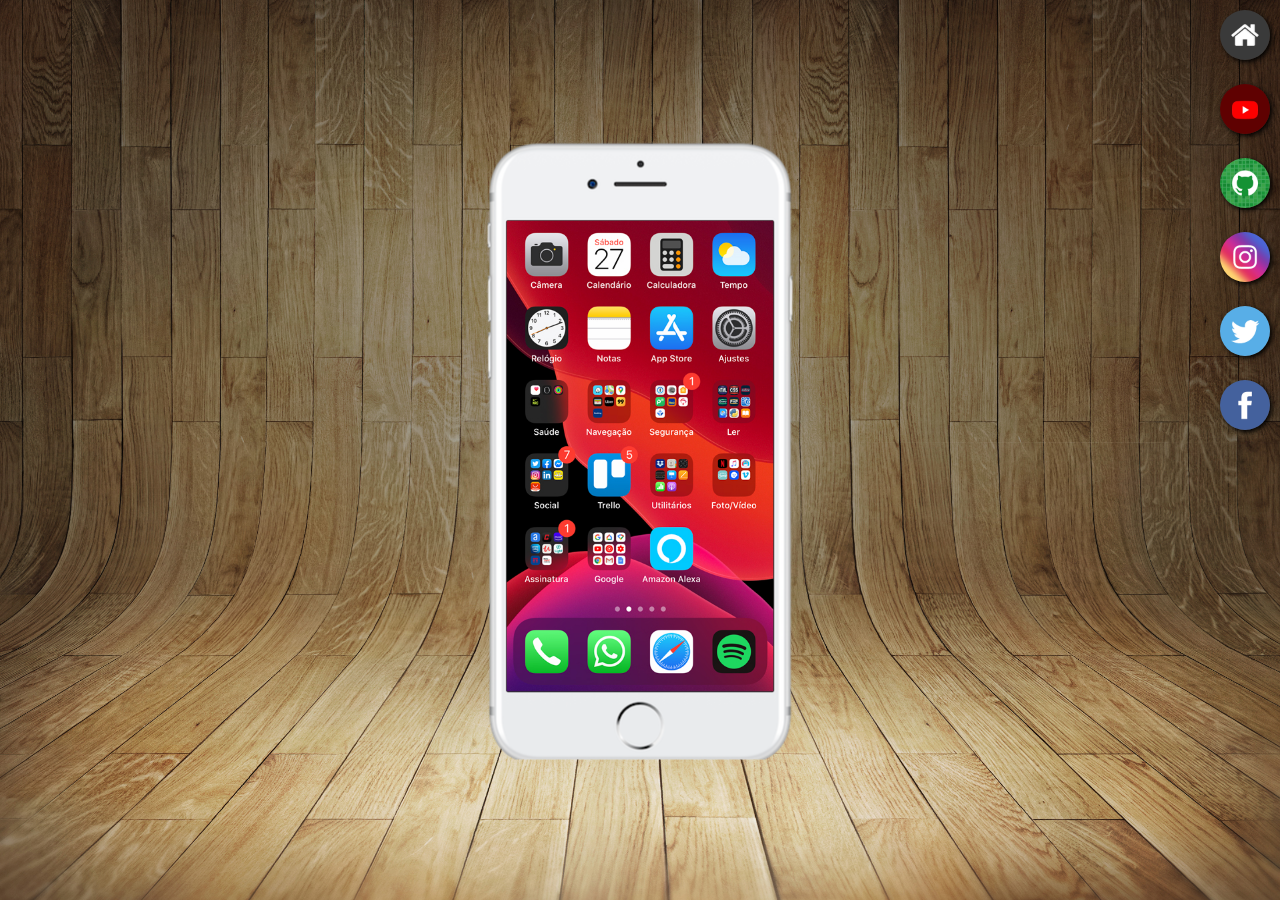
<file: index.html>
<!DOCTYPE html>
<html lang="pt-br">
<head>
    <meta charset="UTF-8">
    <meta name="viewport" content="width=device-width, initial-scale=1.0">
    <title>Projeto Redes Sociais</title>
    <link rel="stylesheet" href="estilos/style.css">
    <link rel="shortcut icon" href="favicon.ico" type="image/x-icon">
</head>
<body>
    <main>
        <section id="telefone">
            <iframe src="home.html" name="tela" id="tela" frameborder="0">Seu navegador não é compatível com isso...</iframe>

        </section>
        <section id="redes-sociais">
            <a href="home.html" target="tela"><img src="imagens/logo-home.jpg" alt=""></a><br>
            <a href="youtube.html" target="tela"><img src="imagens/logo-youtube.jpg" alt=""></a><br>
            <a href="github.html" target="tela"><img src="imagens/logo-github.jpg" alt=""></a><br>
            <a href="instagram.html" target="tela"><img src="imagens/logo-instagram.jpg" alt=""></a><br>
            <a href="twitter.html" target="tela"><img src="imagens/logo-twitter.jpg" alt=""></a><br>
            <a href="facebook.html" target="tela"><img src="imagens/logo-facebook.jpg" alt=""></a>
        </section>
    </main>
</body>
</html>
</file>
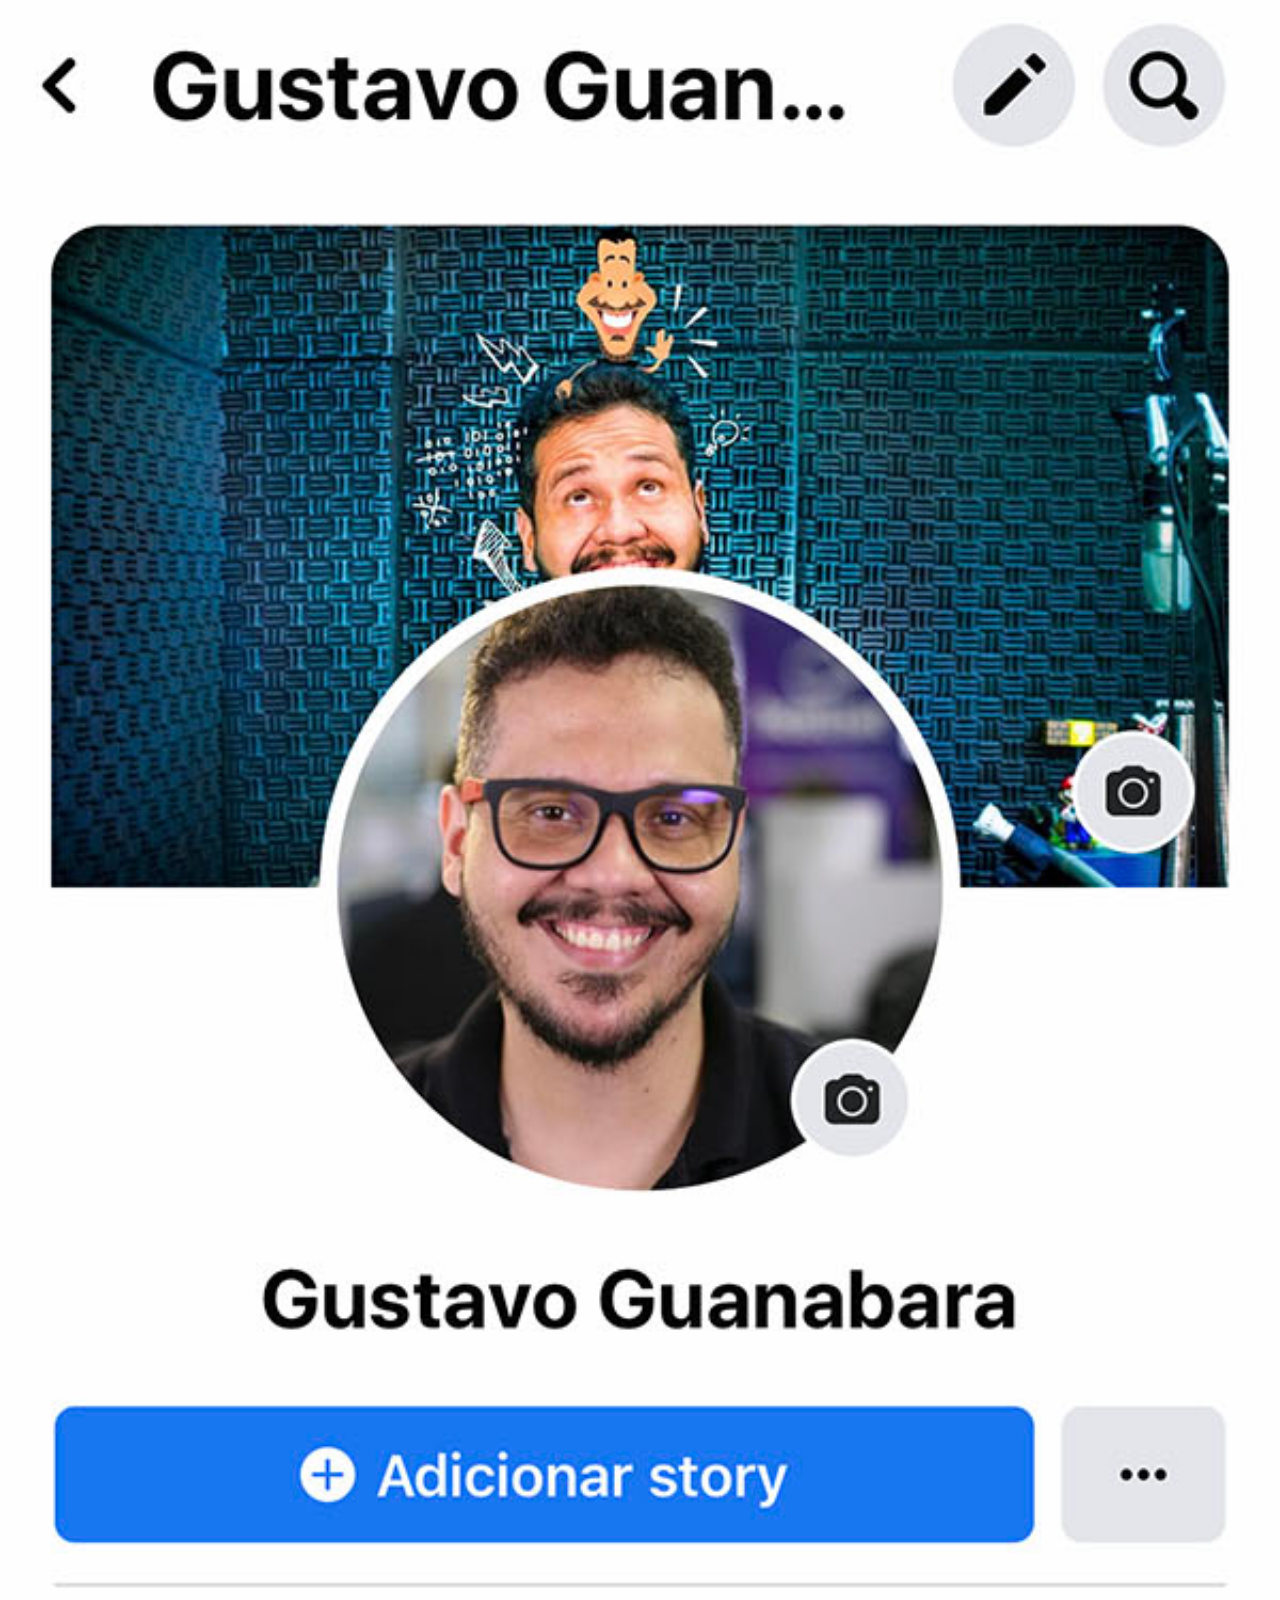
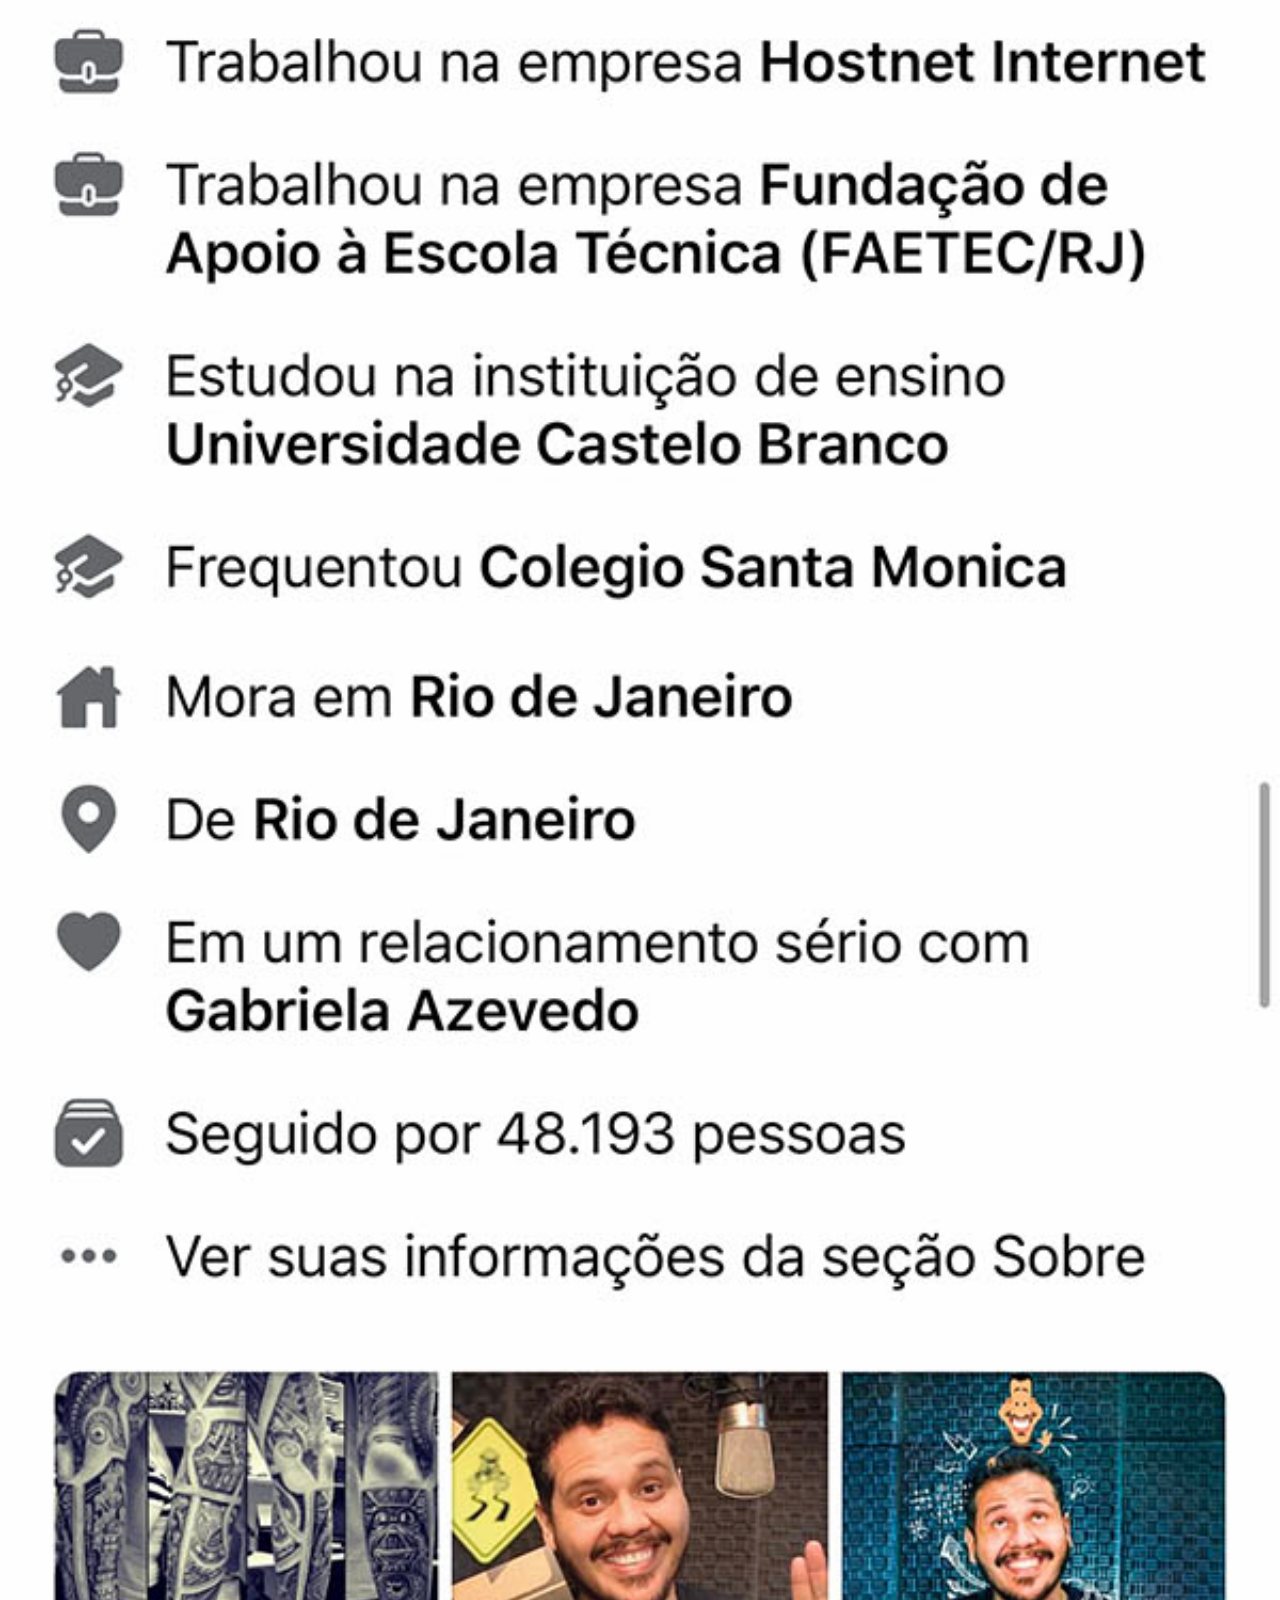
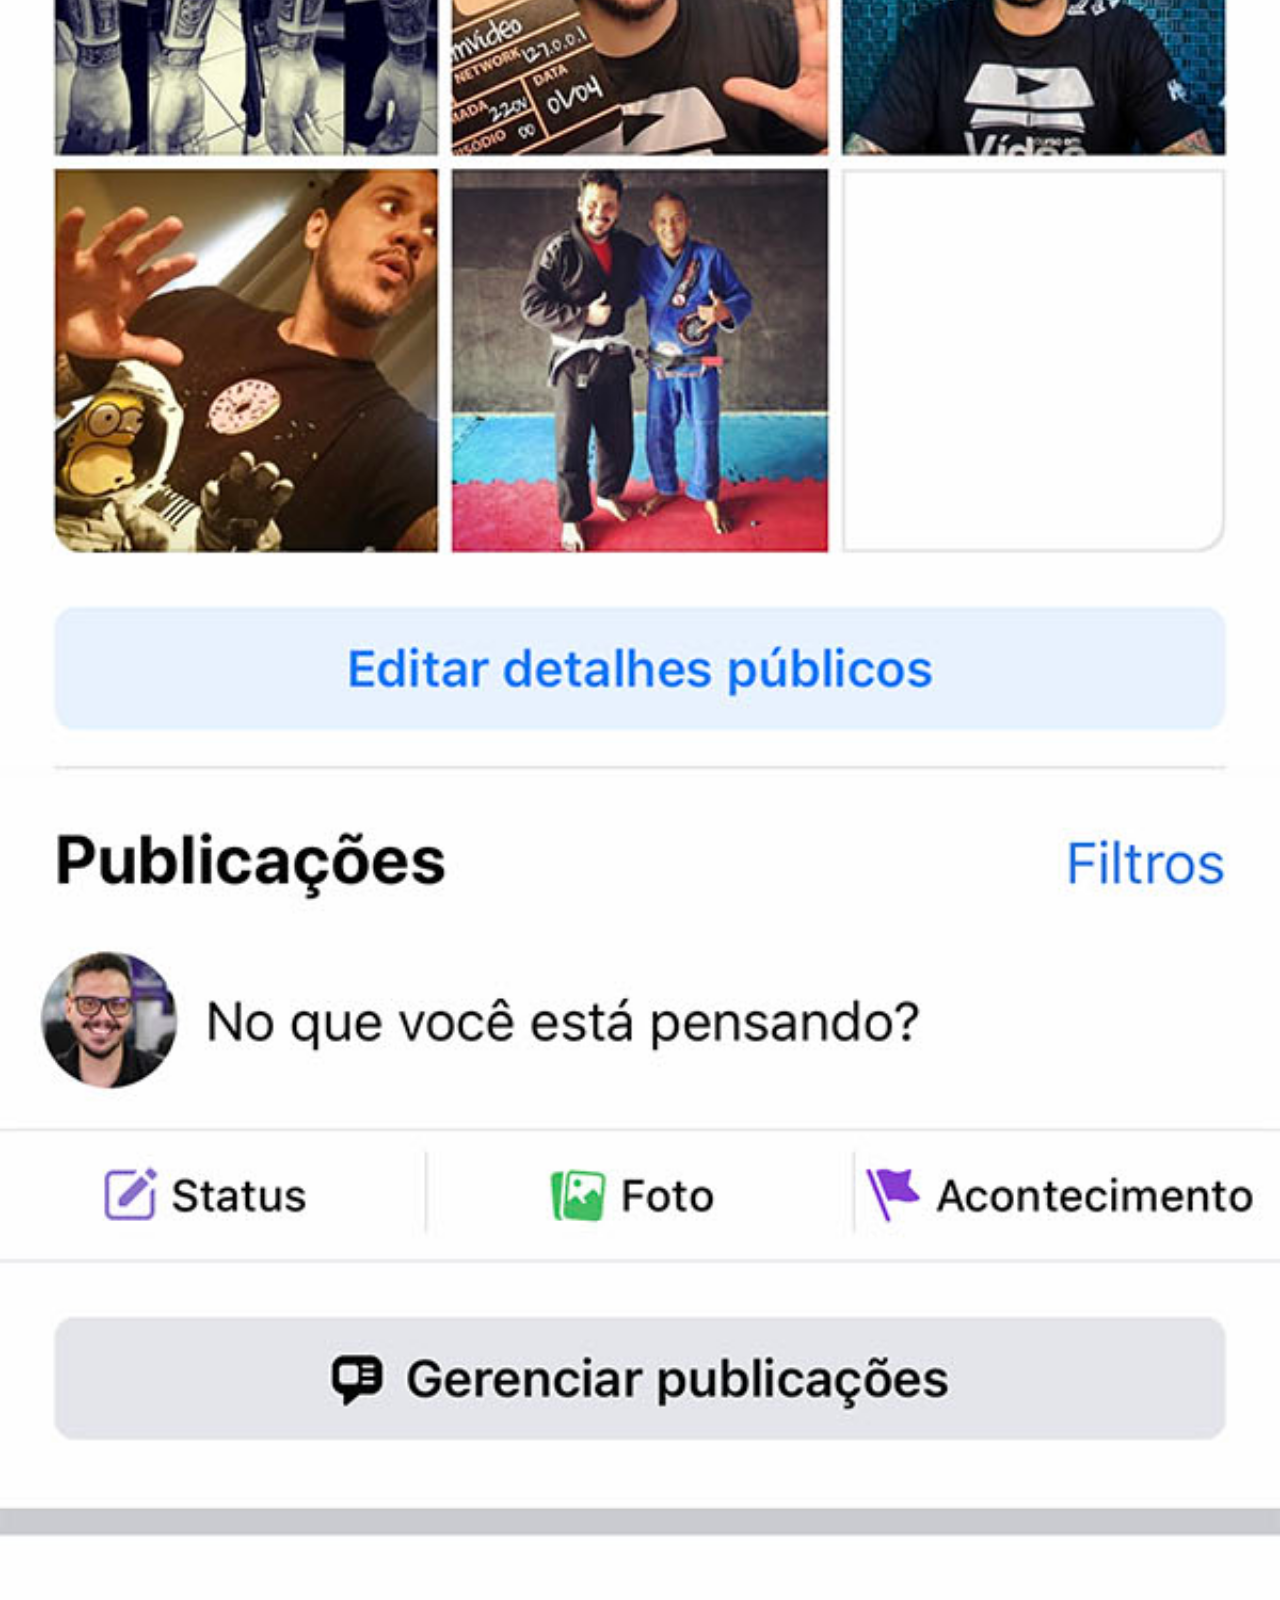
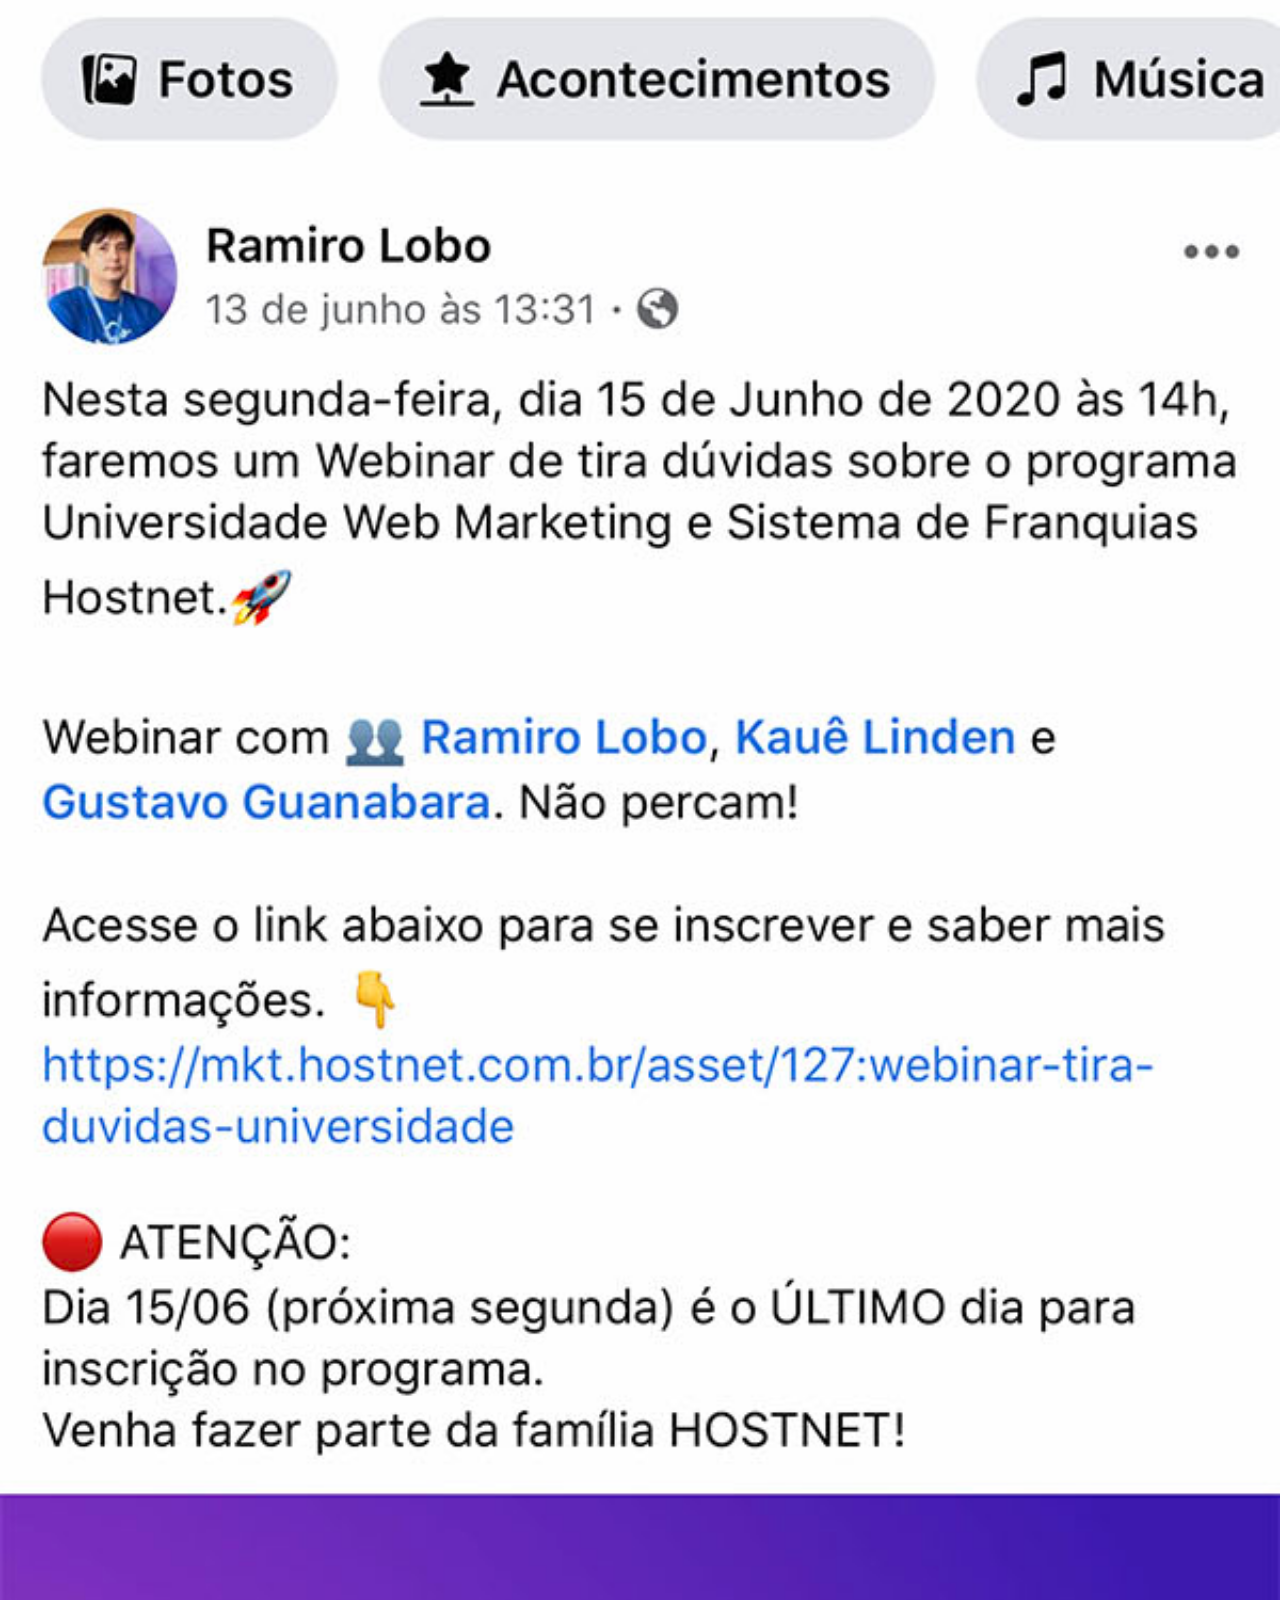
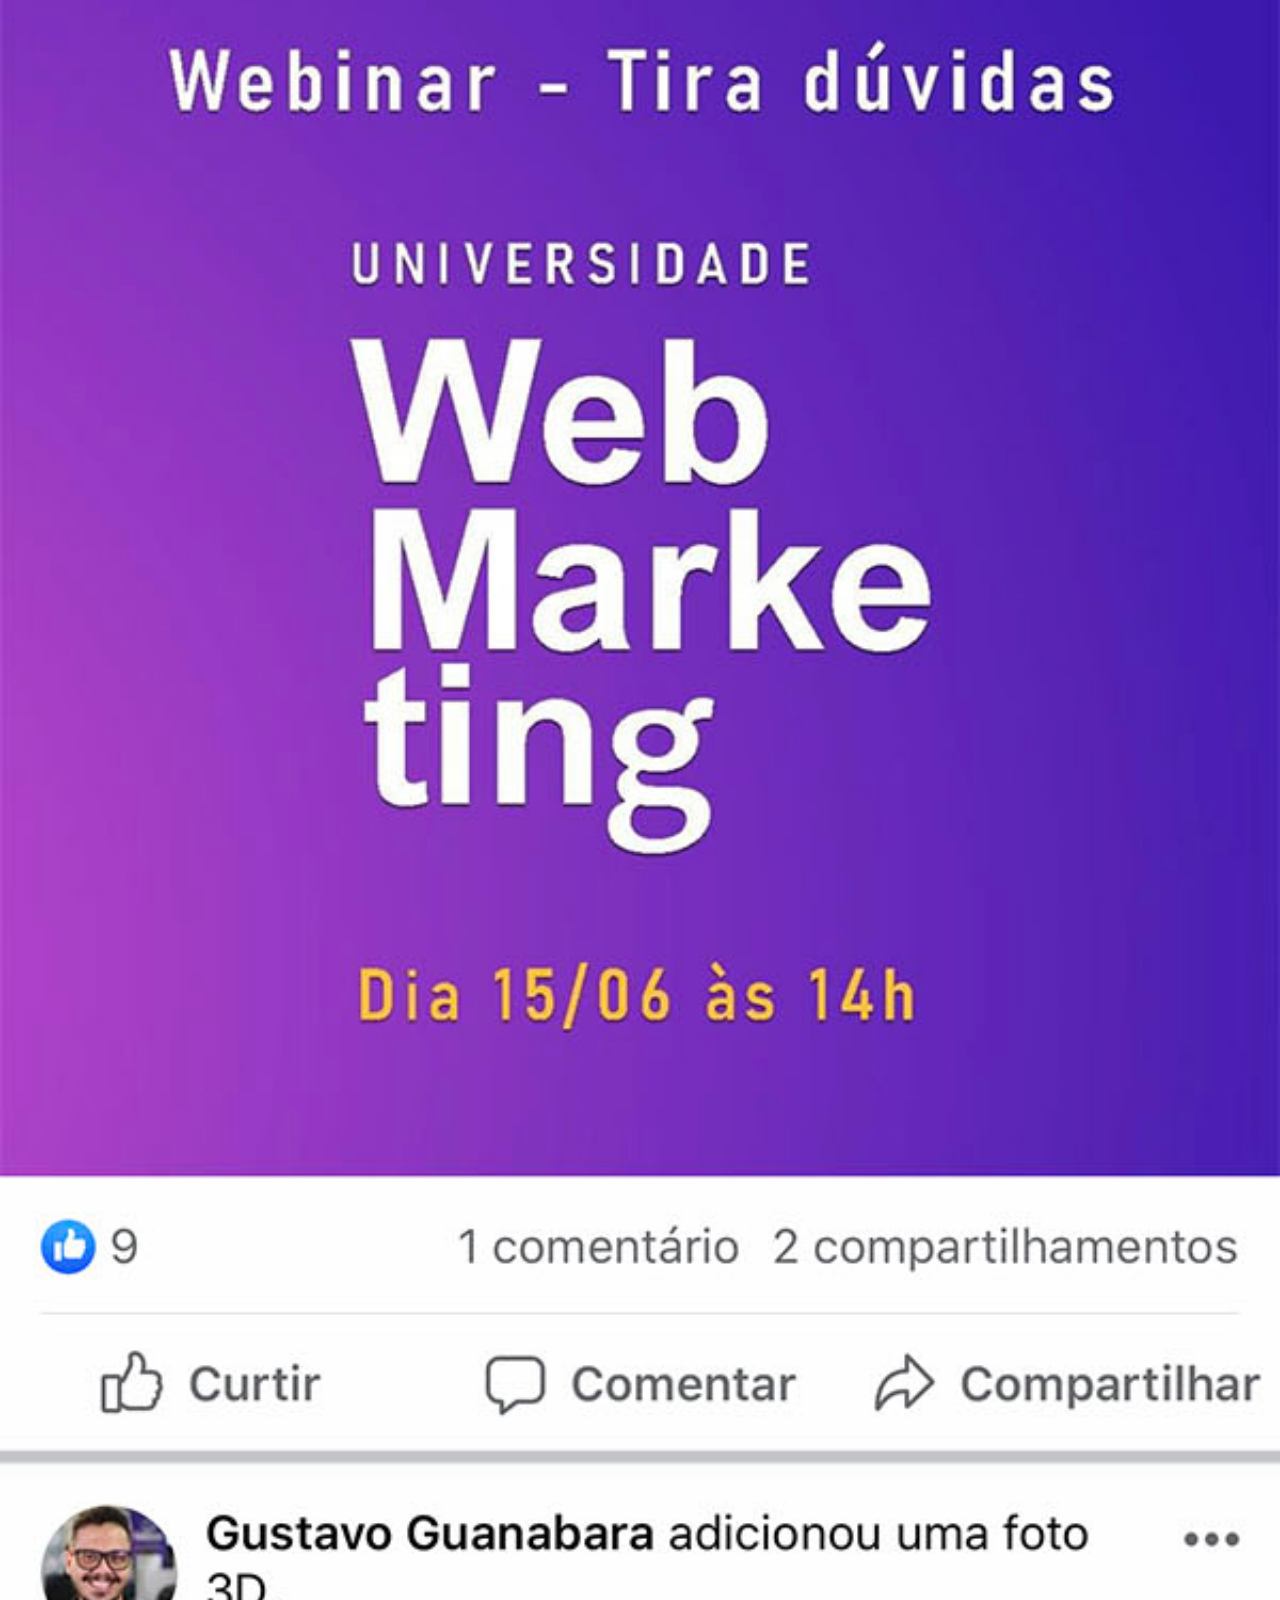
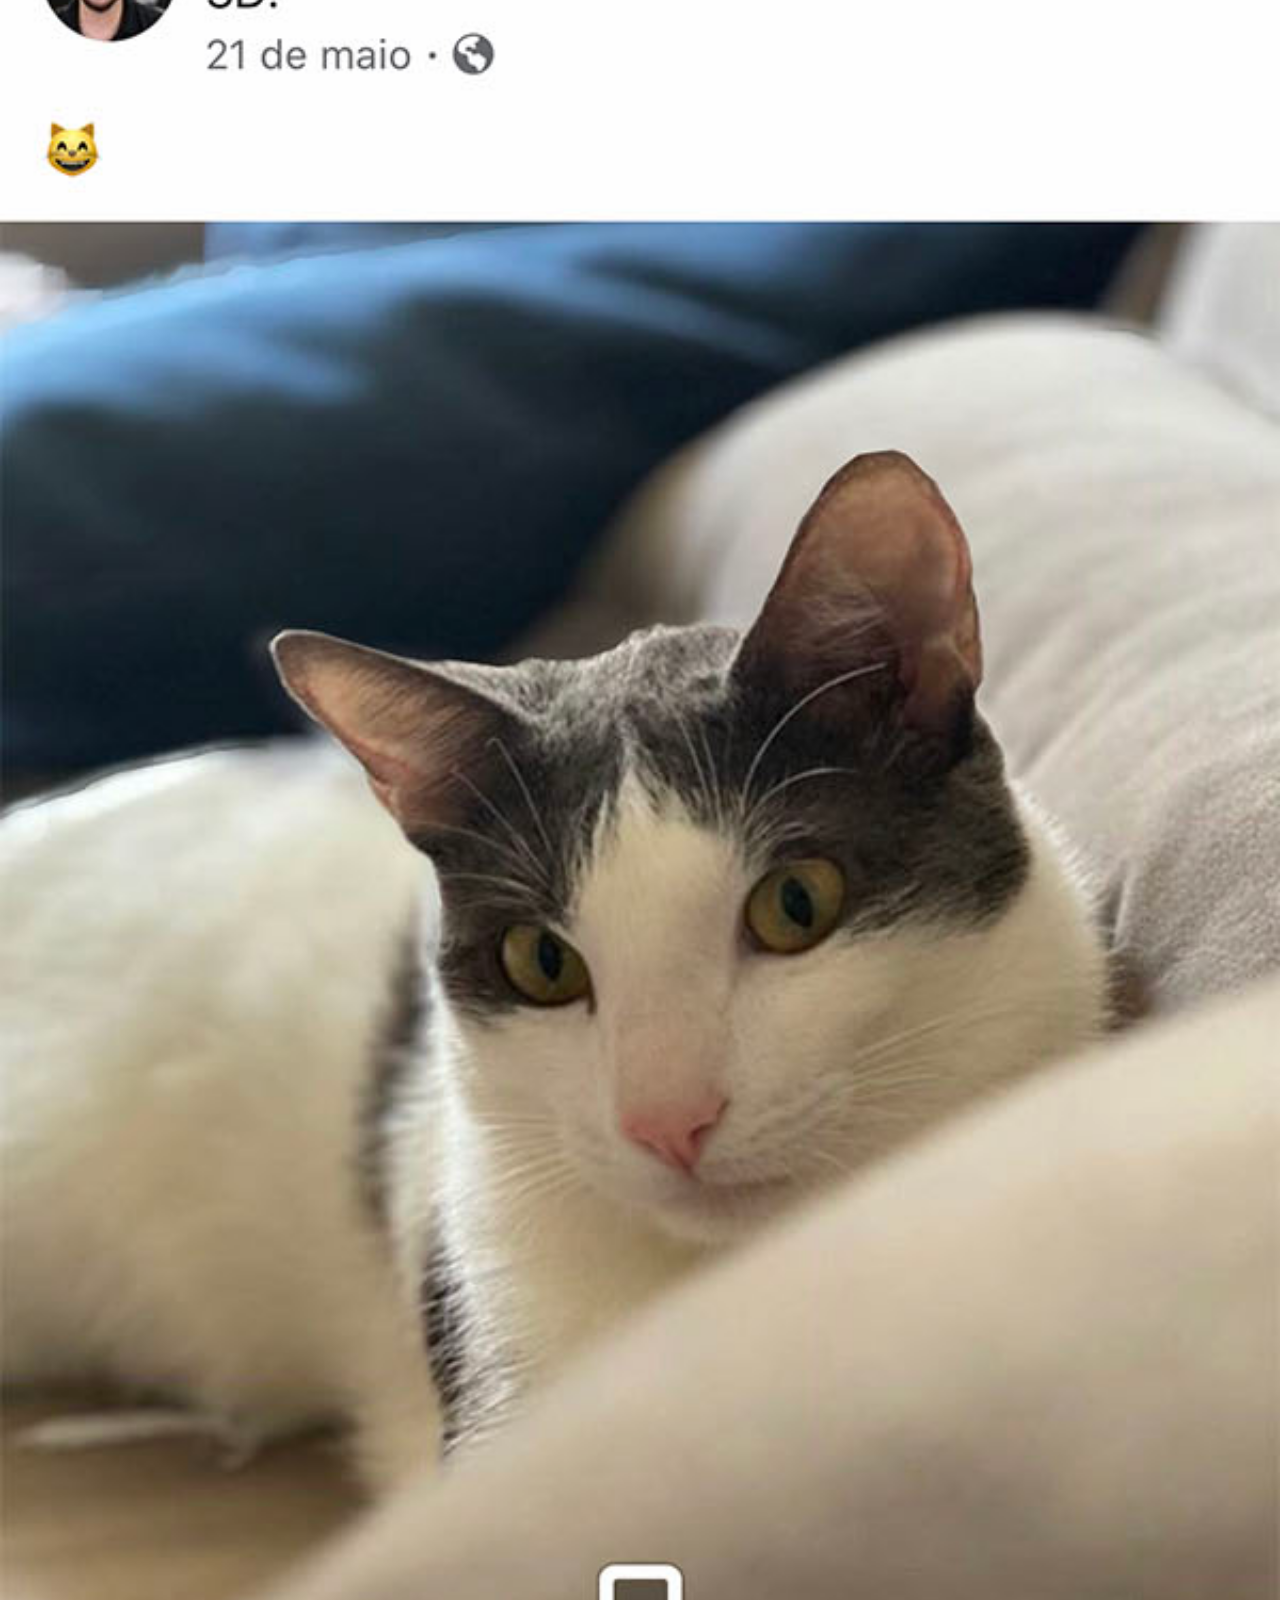
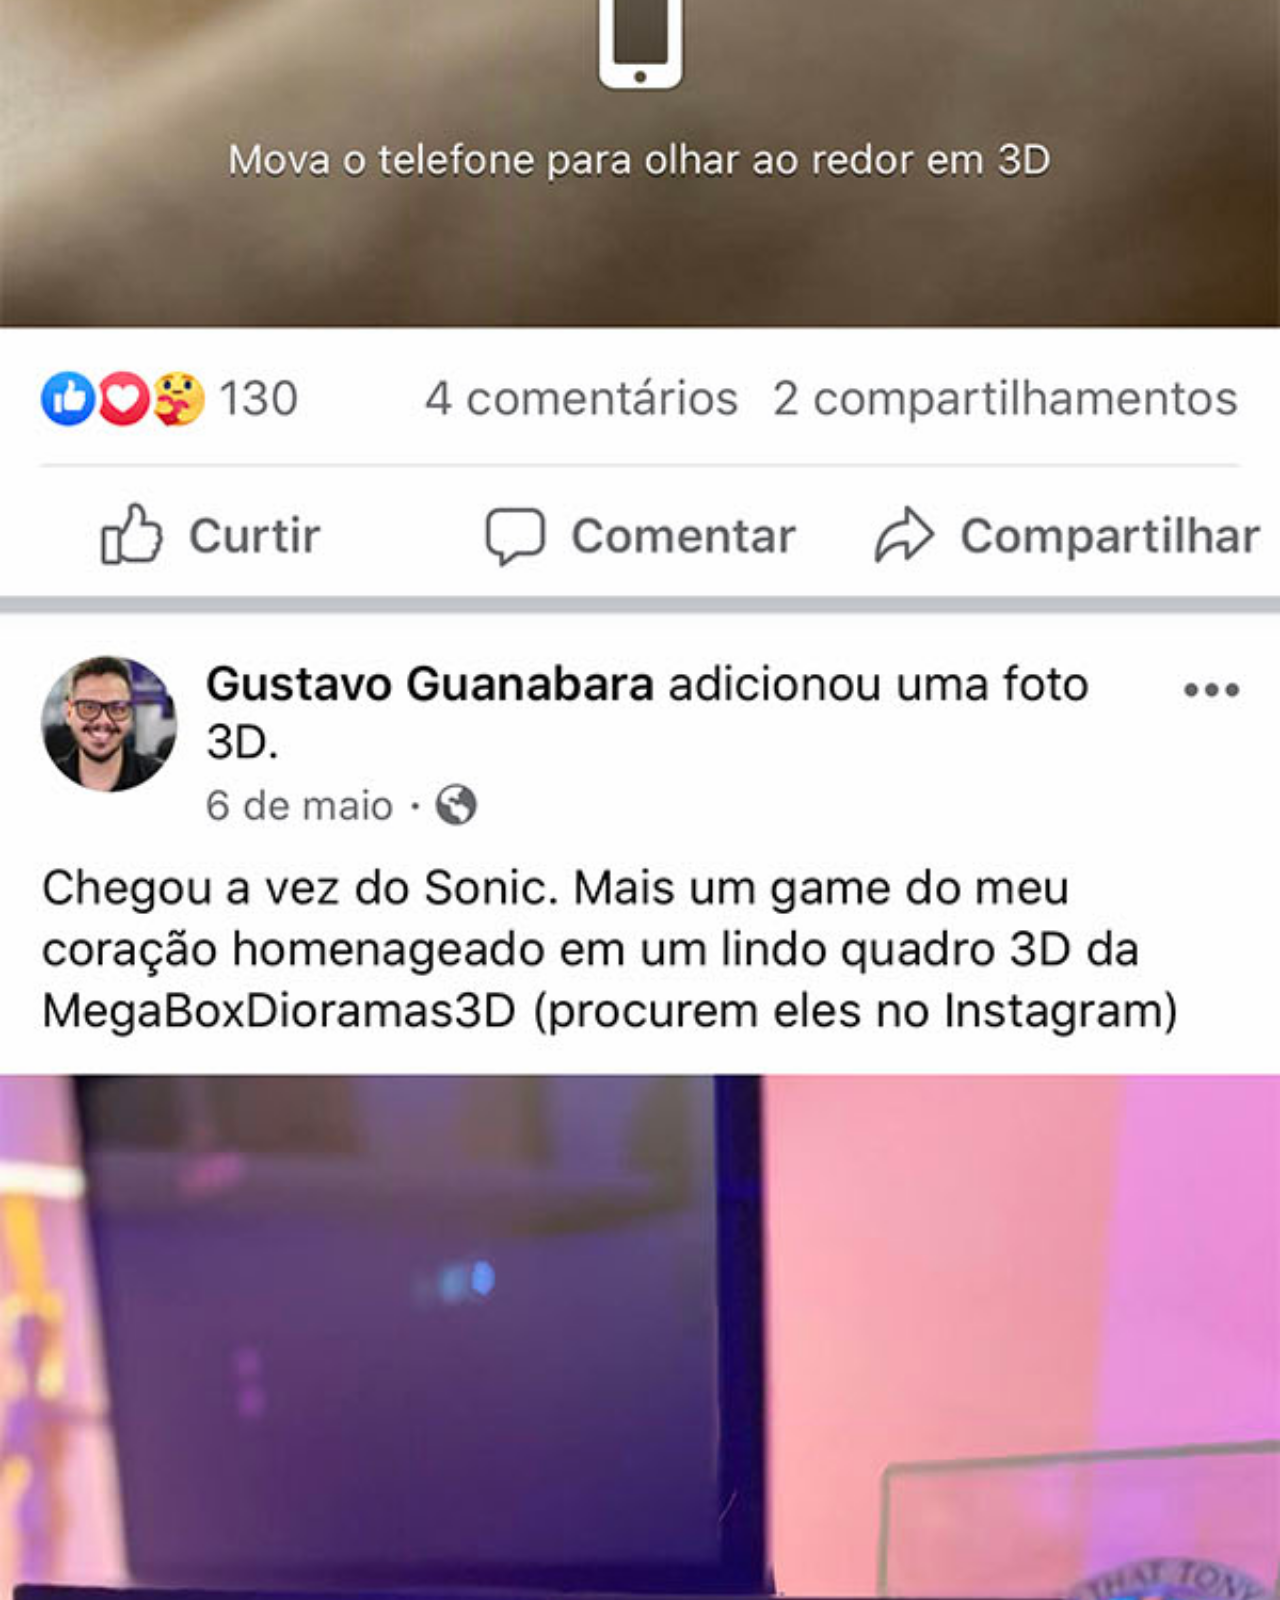
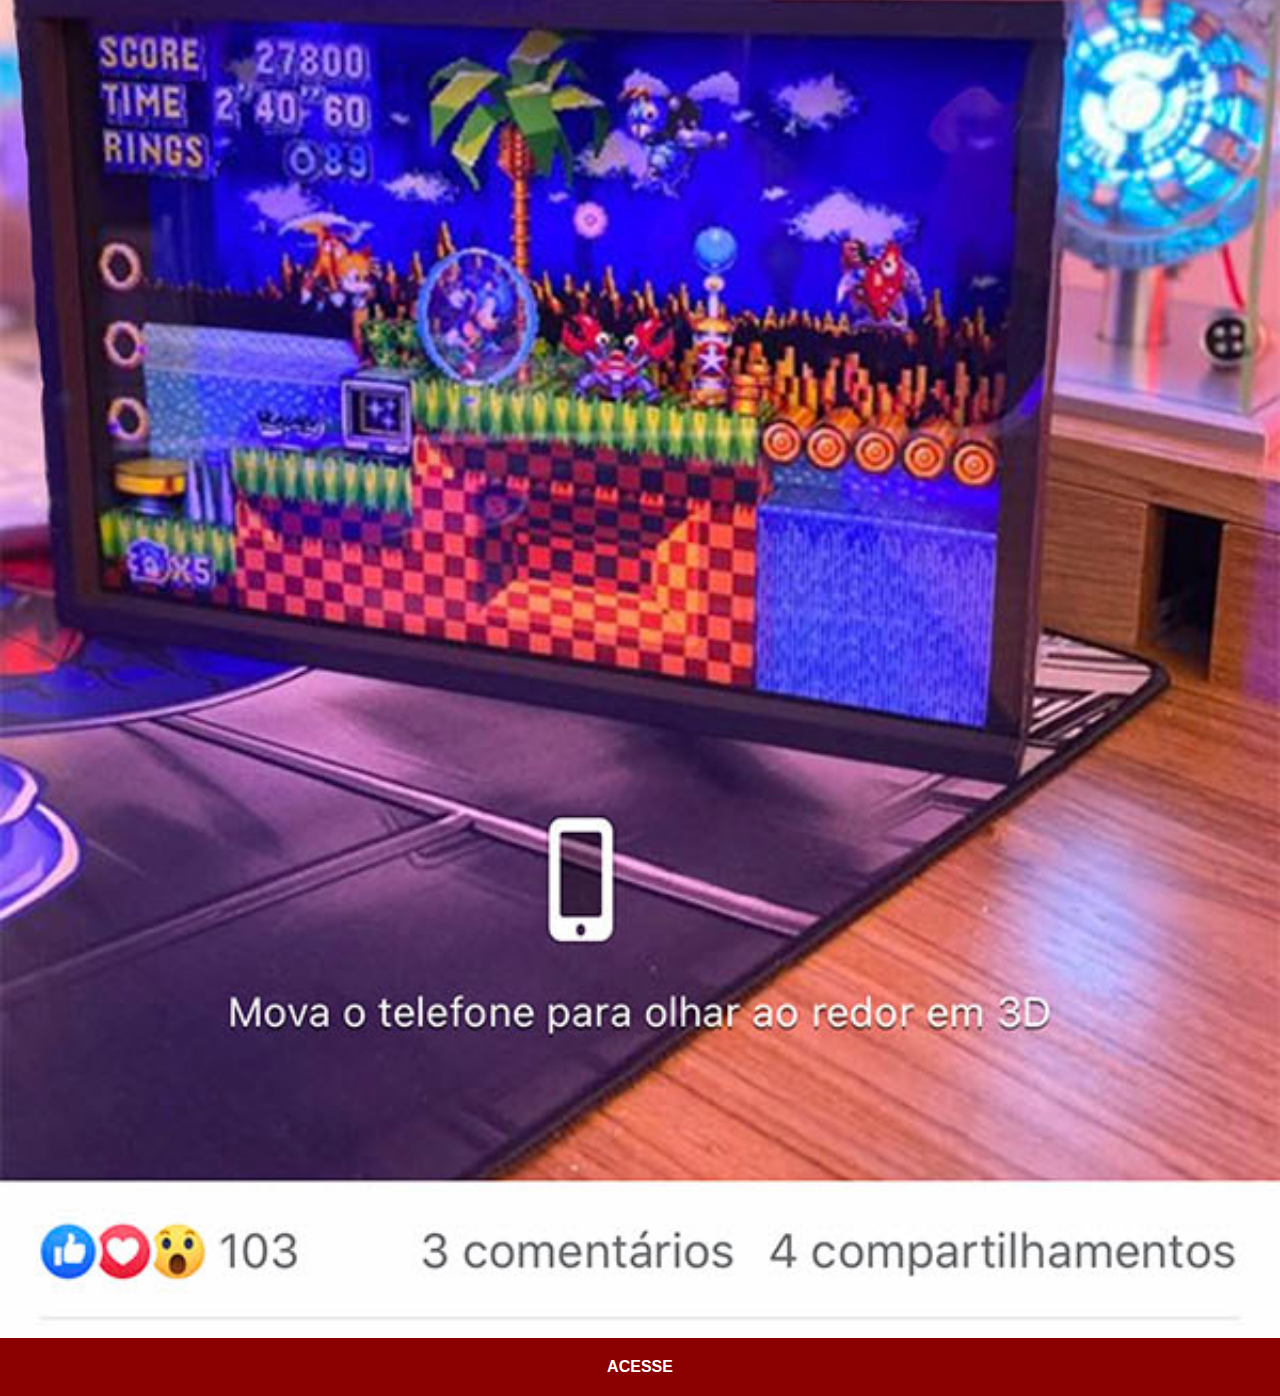
<file: facebook.html>
<!DOCTYPE html>
<html lang="pt-br">
<head>
    <meta charset="UTF-8">
    <meta name="viewport" content="width=device-width, initial-scale=1.0">
    <title>Document</title>
    <link rel="stylesheet" href="estilos/social.css">
</head>
<body>
    <img src="imagens/tela-facebook.jpg" alt="Facebook">
    <a href="https://www.facebook.com/gustavoguanabara/?locale=pt_BR">ACESSE</a>
</body>
</html>
</file>
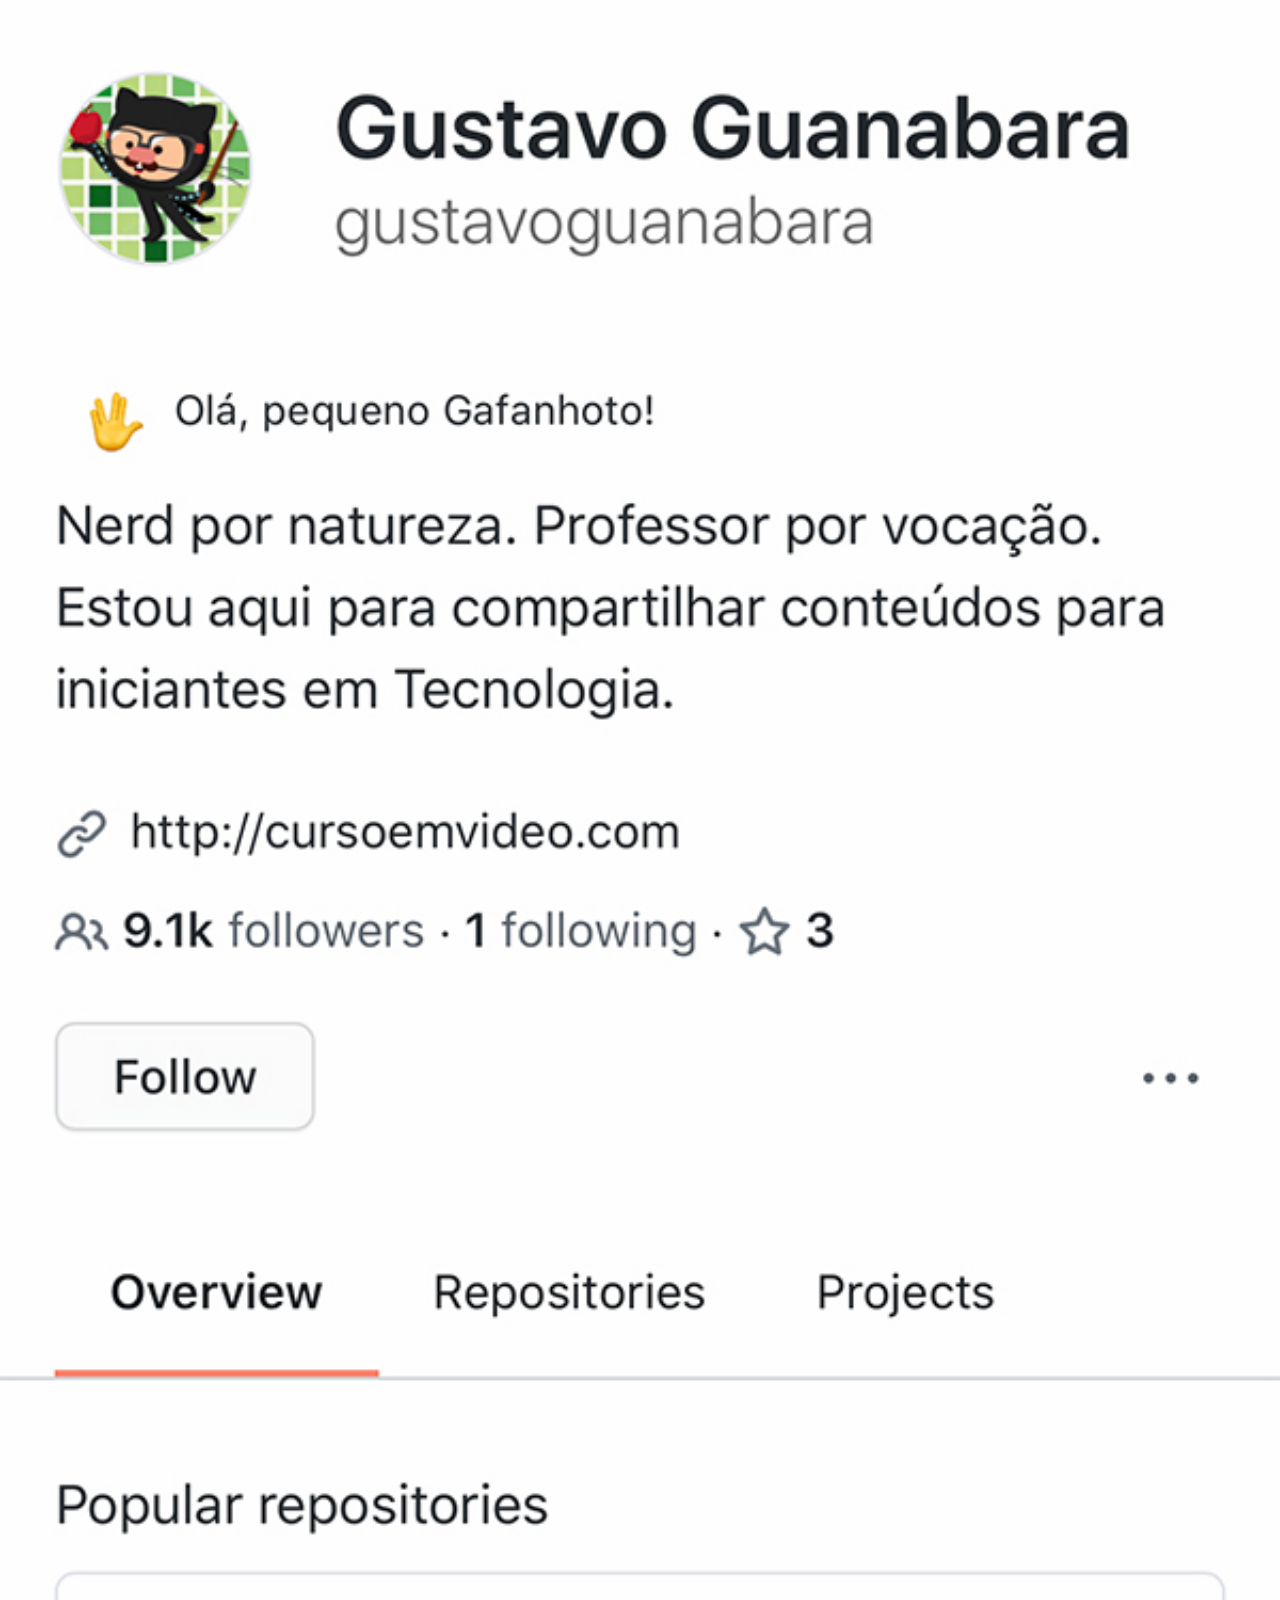
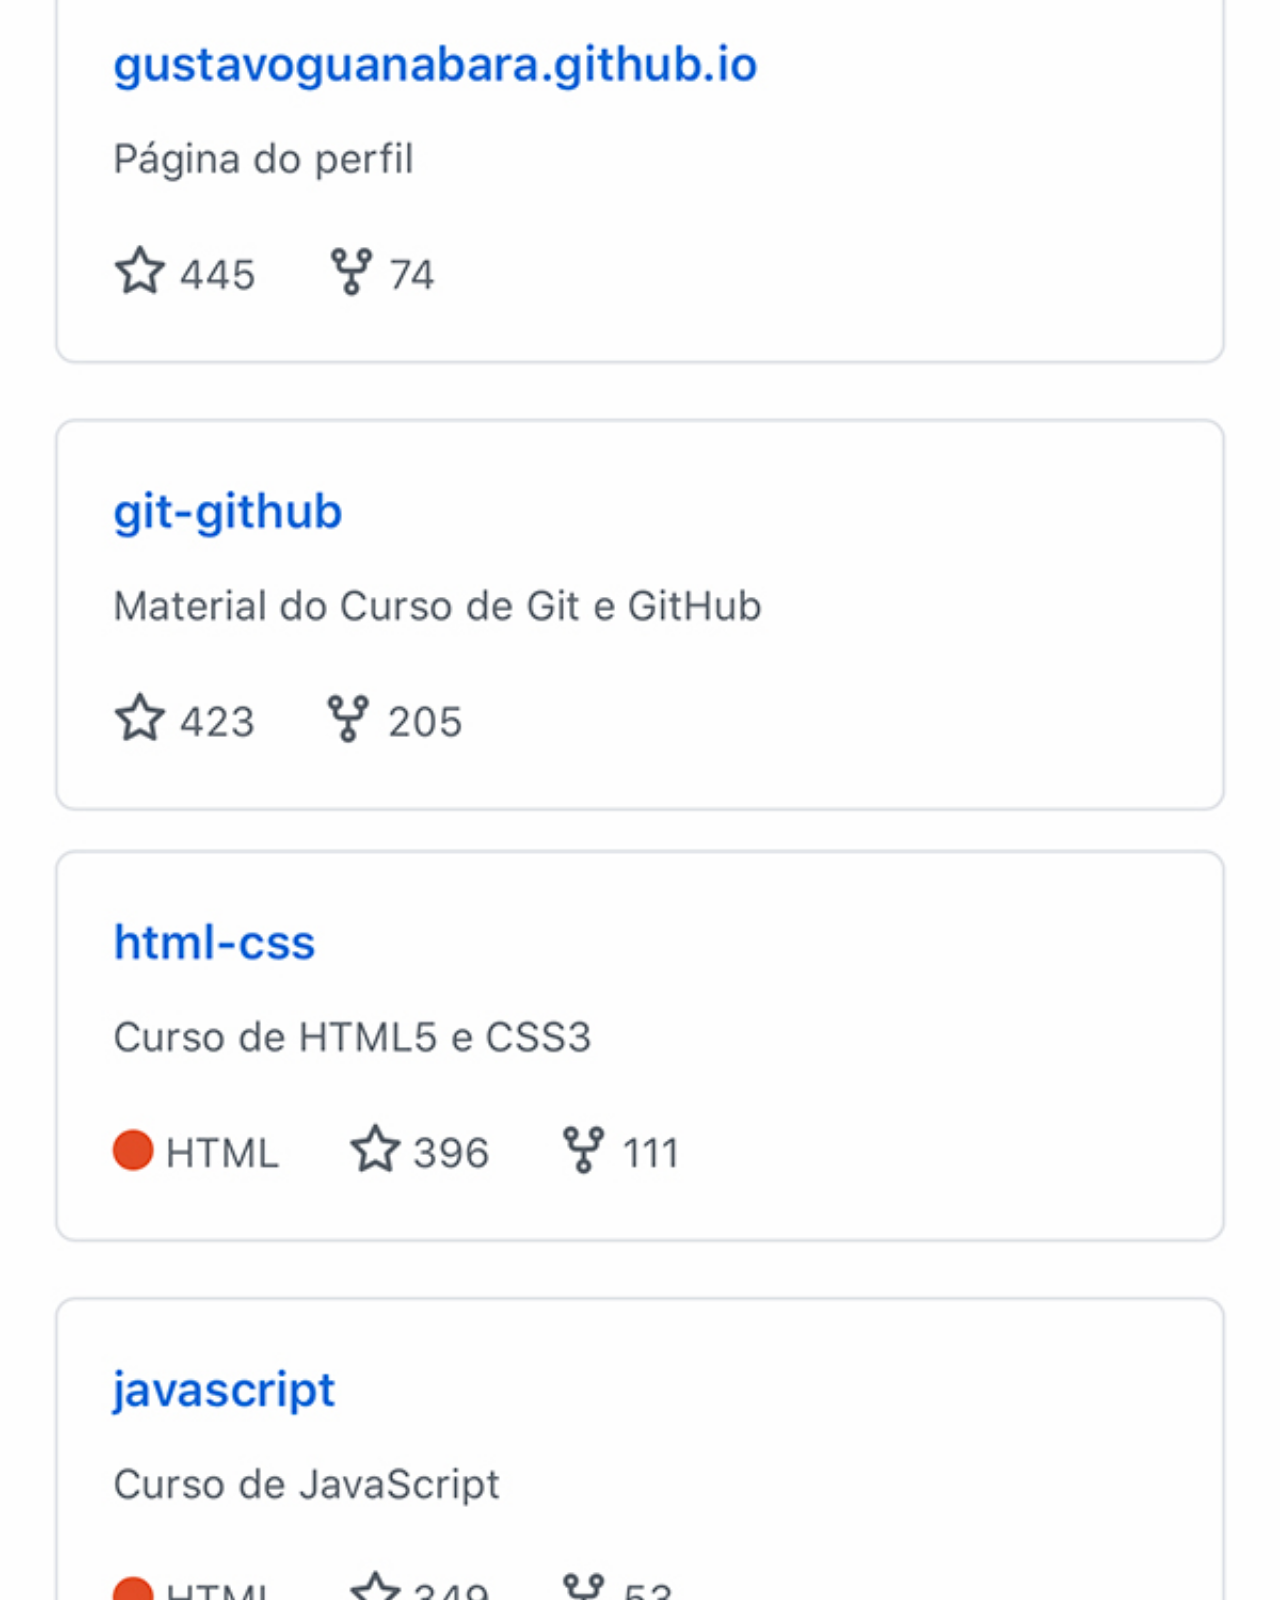
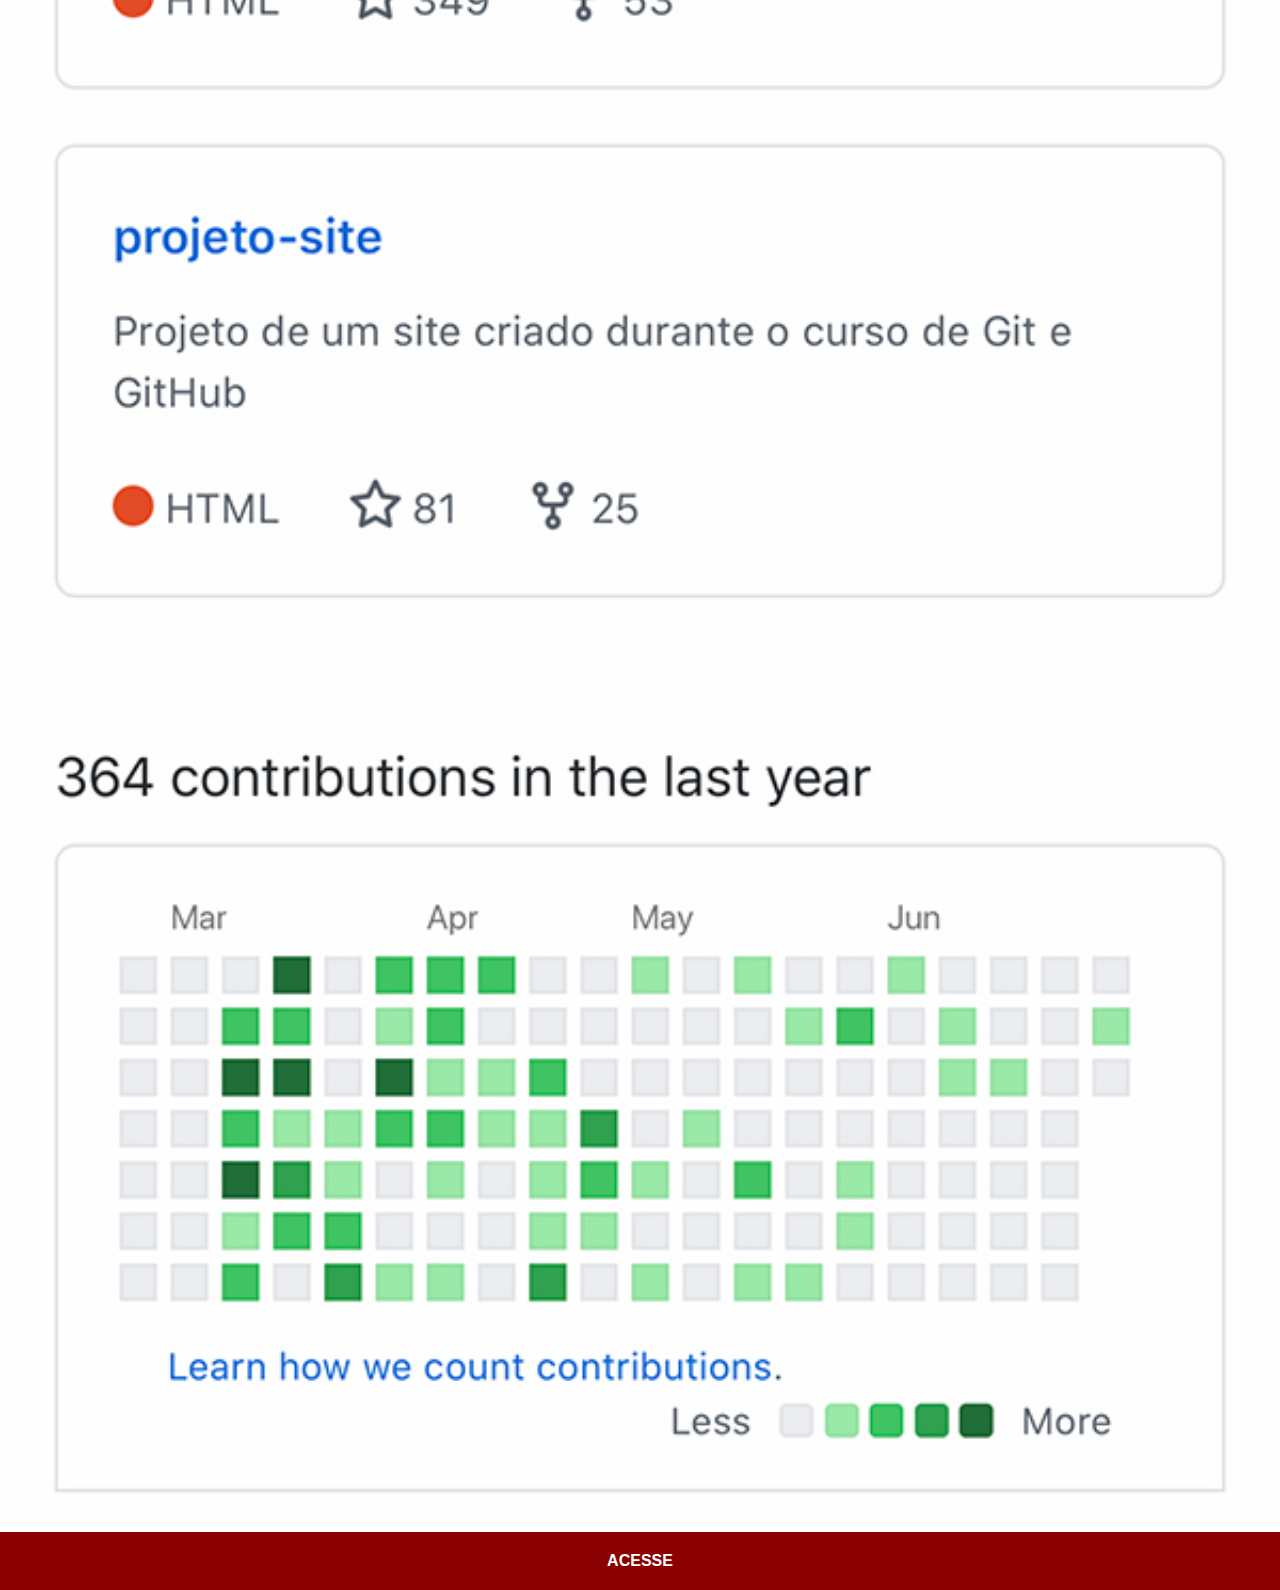
<file: github.html>
<!DOCTYPE html>
<html lang="pt-br">
<head>
    <meta charset="UTF-8">
    <meta name="viewport" content="width=device-width, initial-scale=1.0">
    <title>GitHub</title>
    <link rel="stylesheet" href="estilos/social.css">
</head>
<body>
    <img src="imagens/tela-github.jpg" alt="GitHub">
    <a href="https://github.com/gustavoguanabara" target="_blank">ACESSE</a>
</body>
</html>
</file>
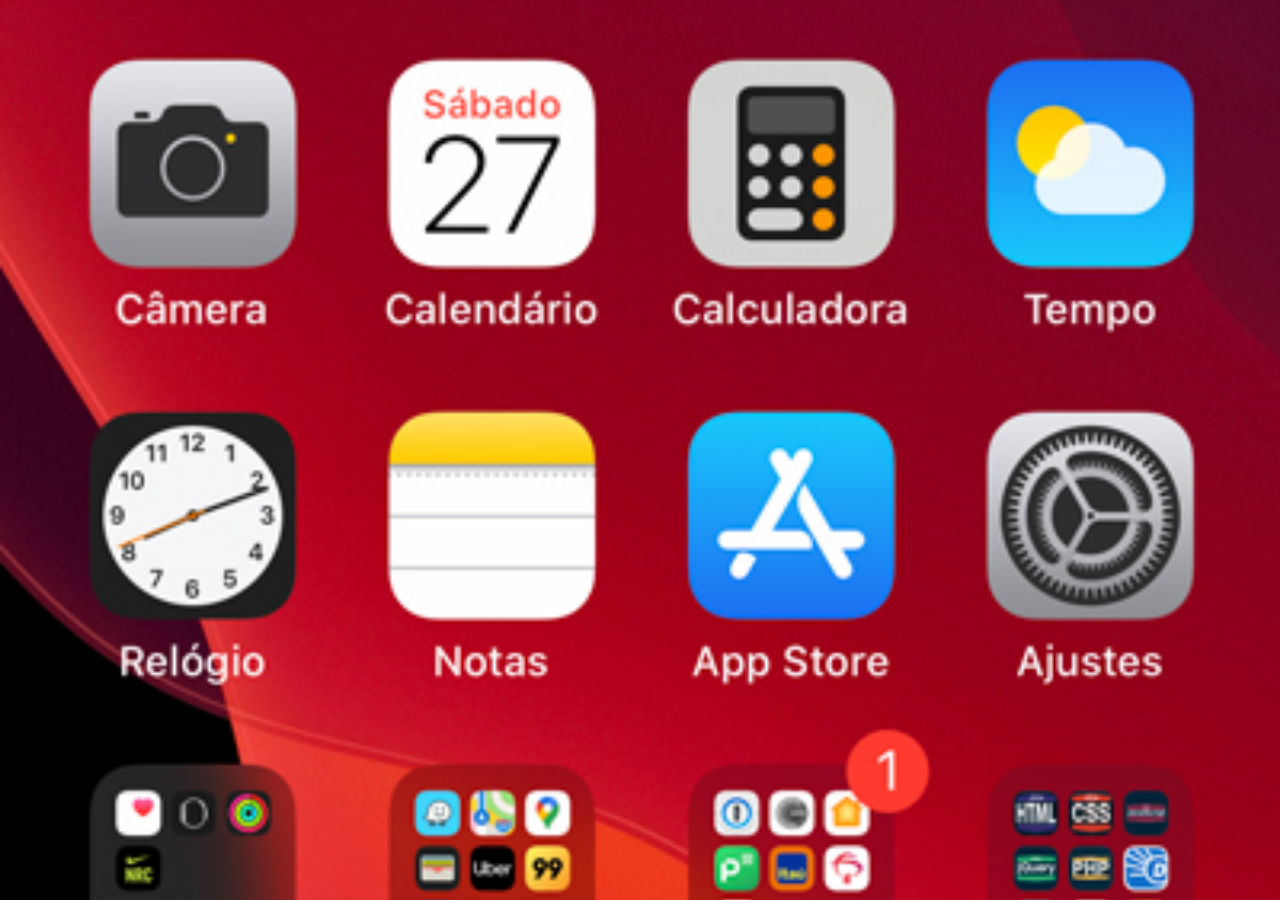
<file: home.html>
<!DOCTYPE html>
<html lang="pt-br">
<head>
    <meta charset="UTF-8">
    <meta name="viewport" content="width=device-width, initial-scale=1.0">
    <title>Home</title>
</head>
<style>
    *{
        margin: 0px;
        padding: 0px;
    }
    body{
        width: 100vw;
        height: 100vh;
        background: black url('imagens/tela-home.jpg') no-repeat top center;
        background-size: cover;
    }
</style>
<body>

</body>
</html>
</file>
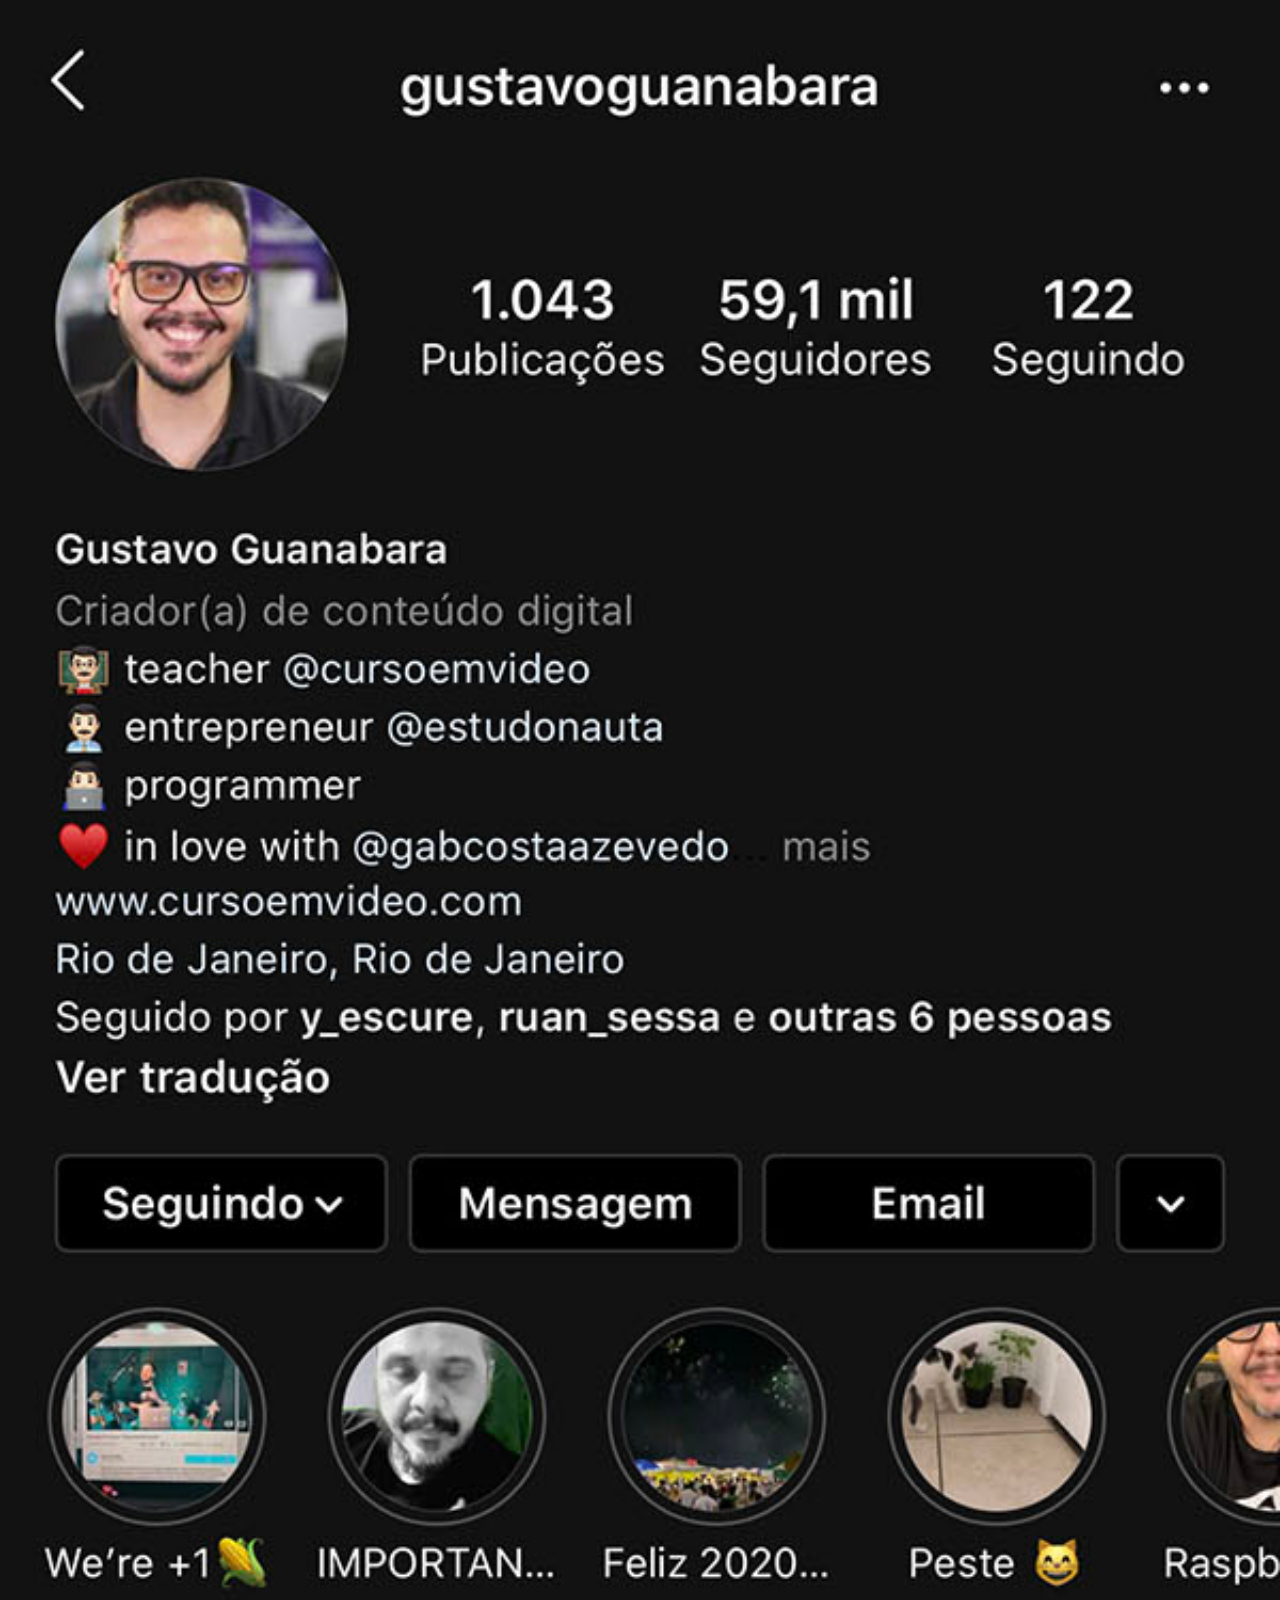
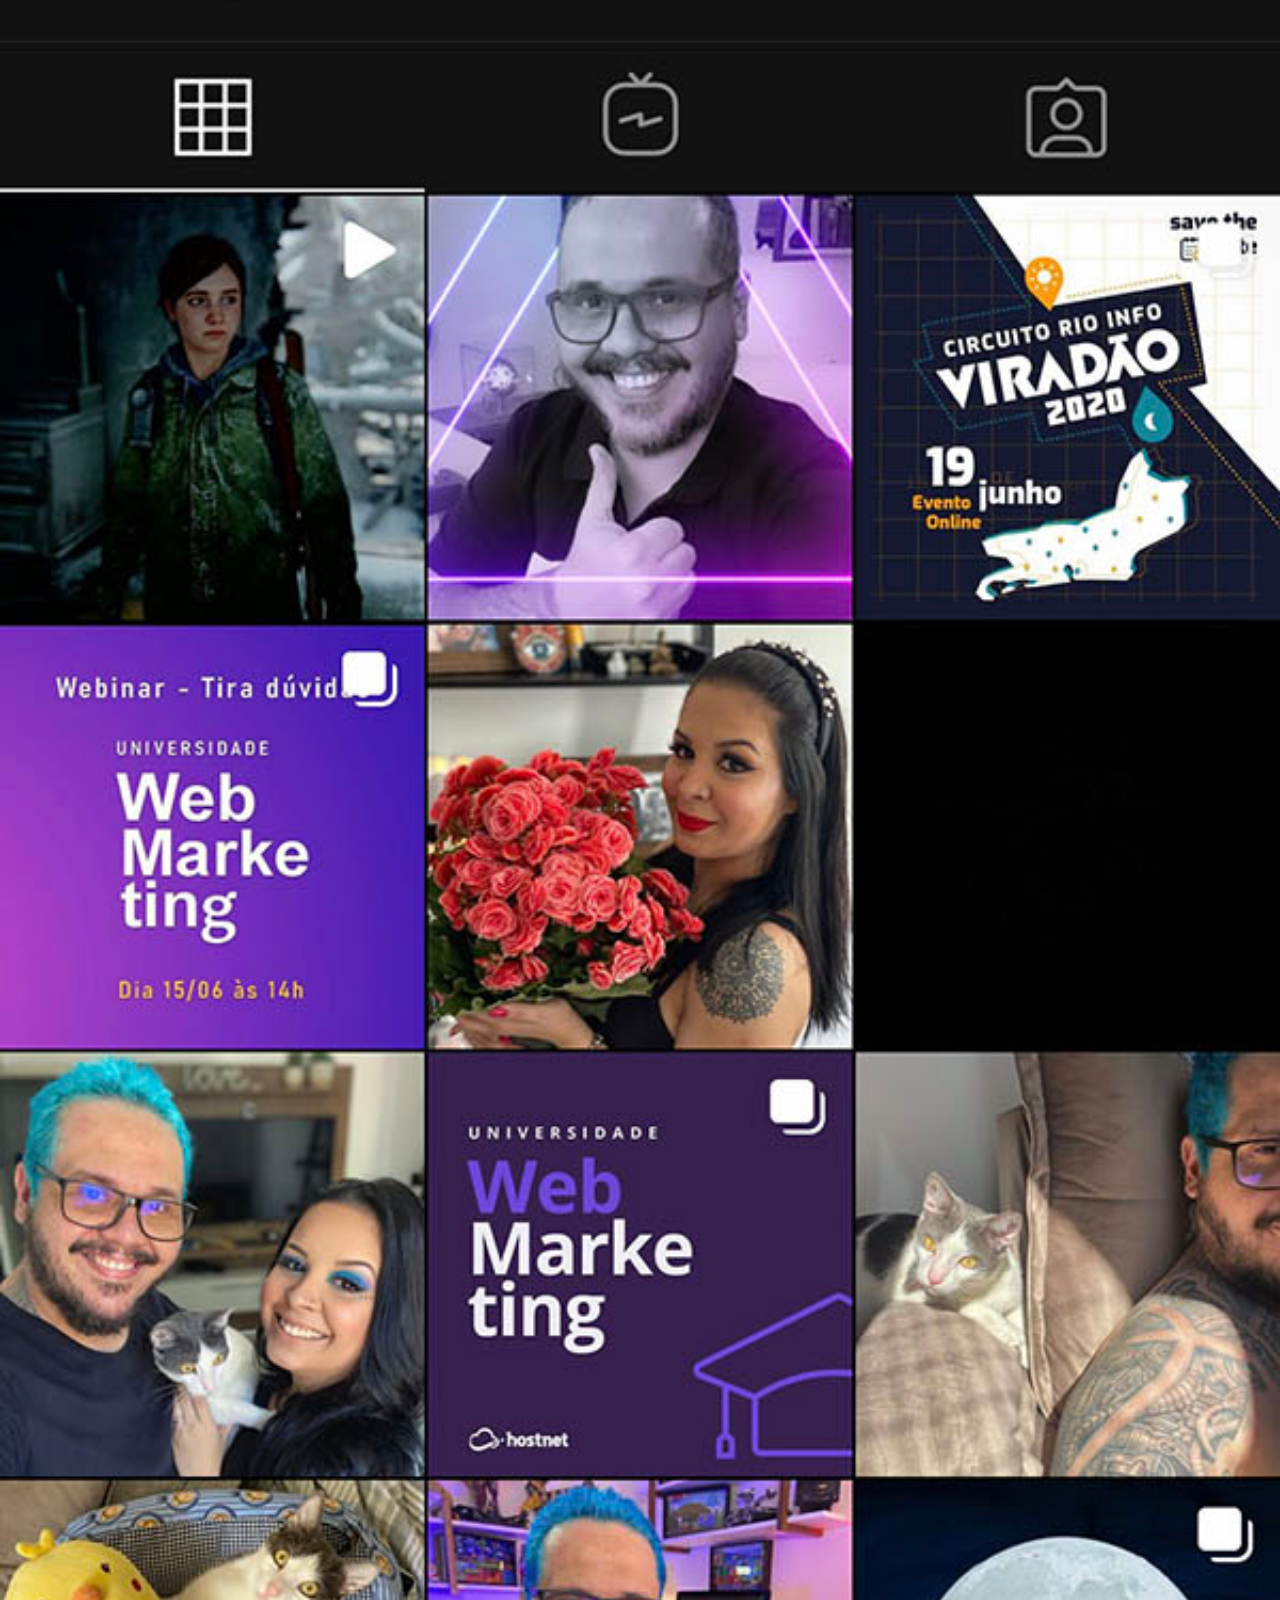
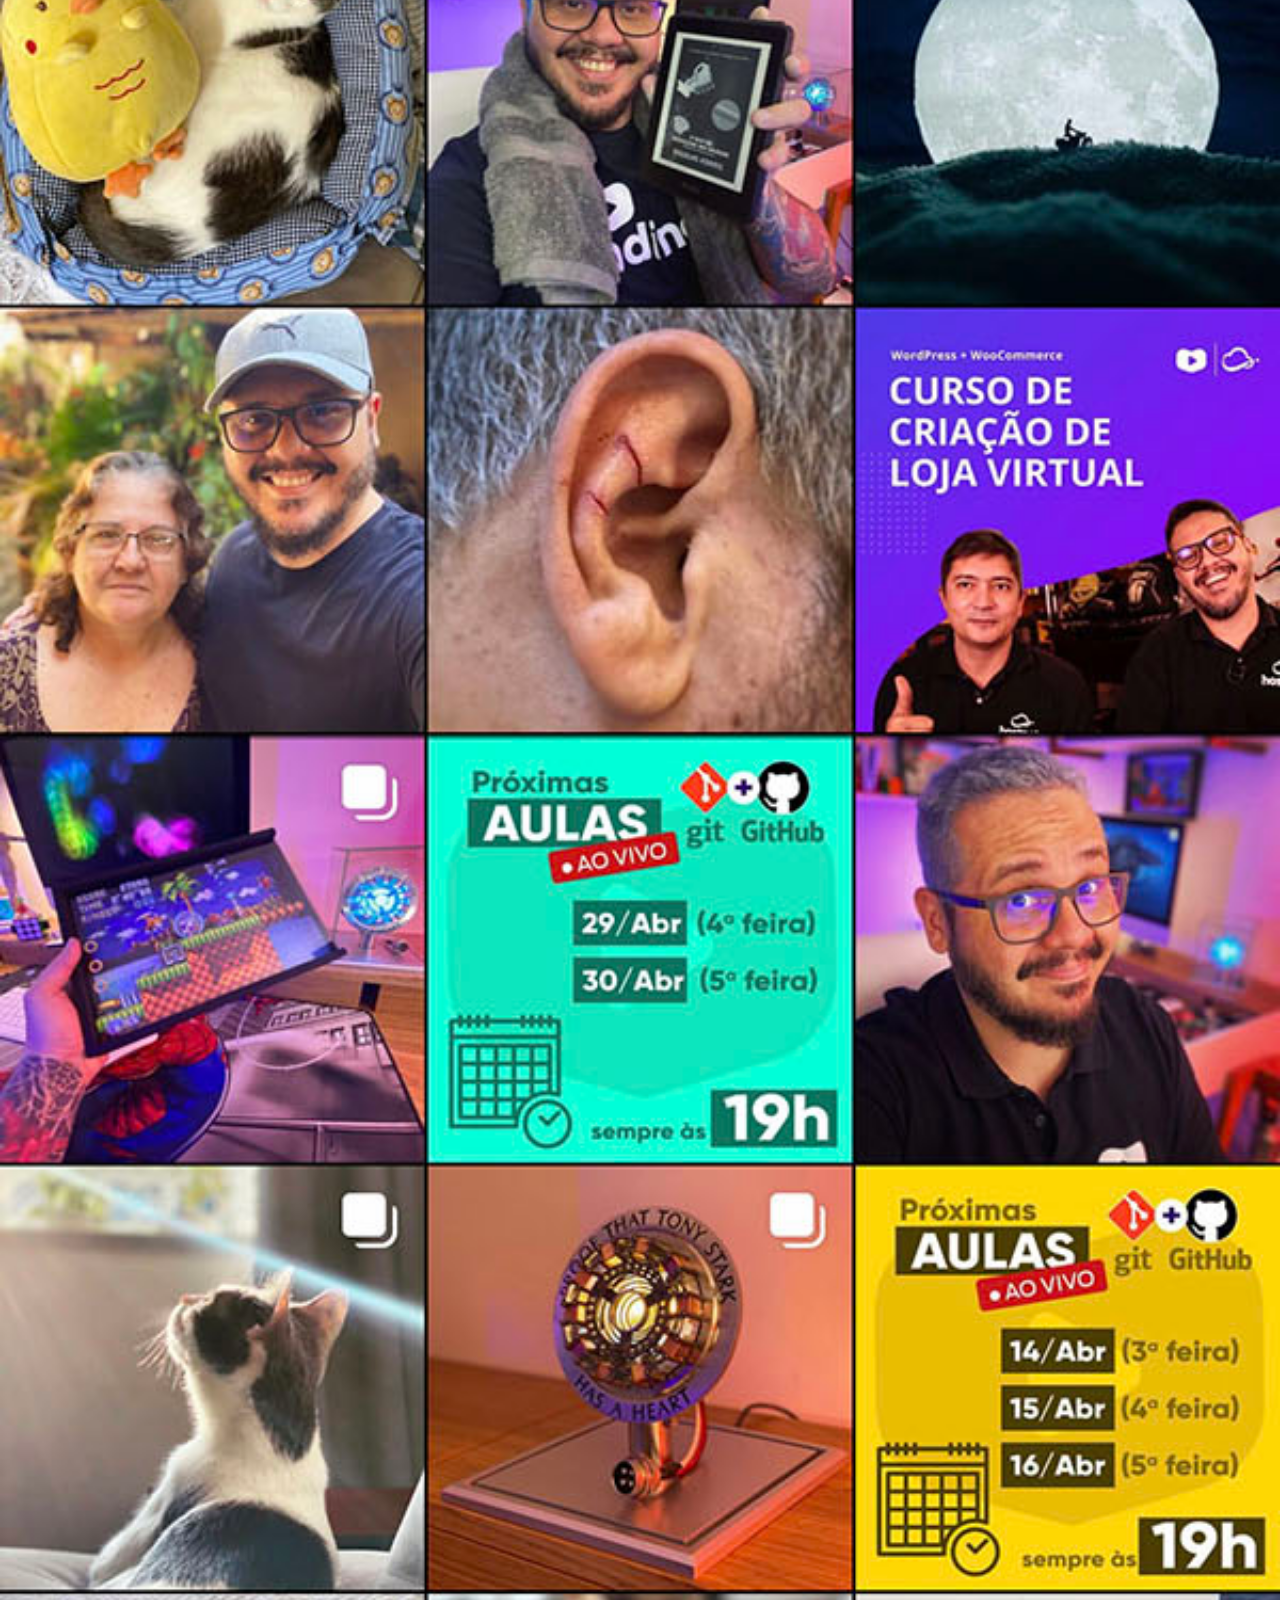
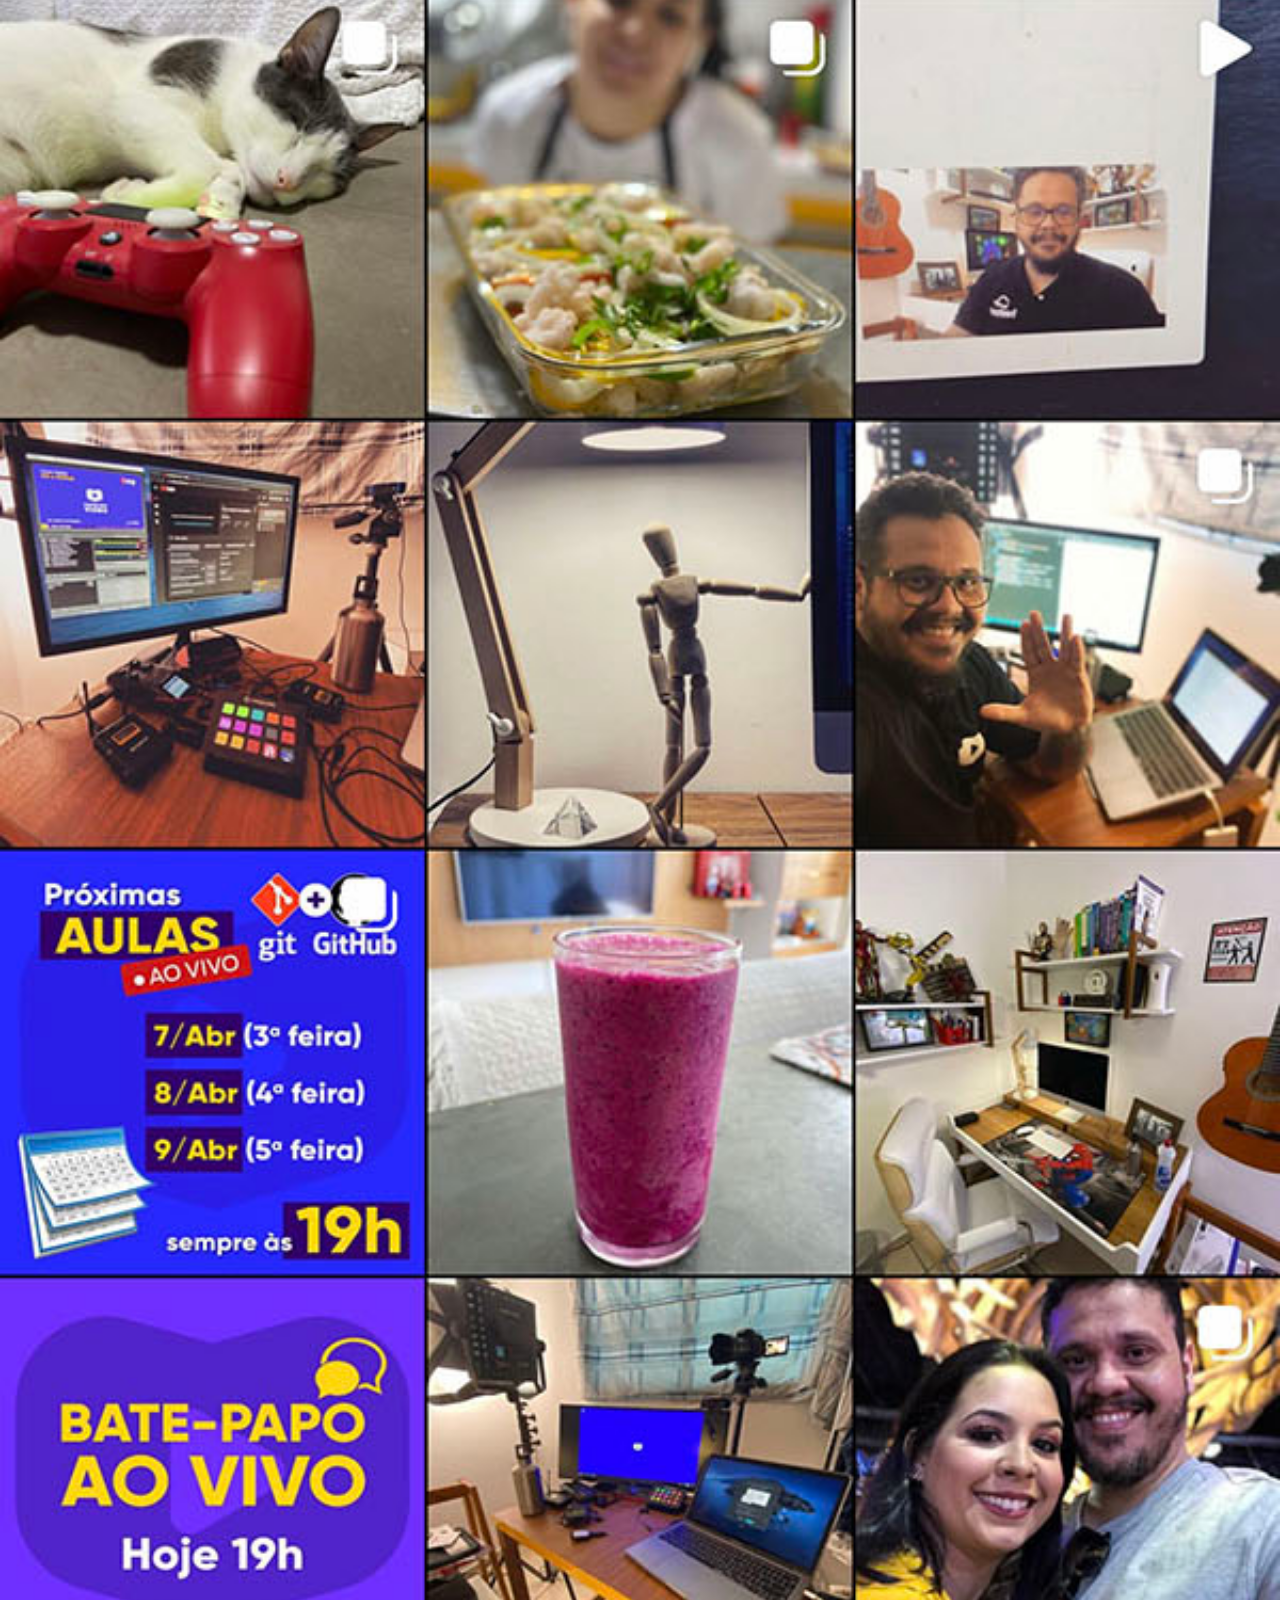
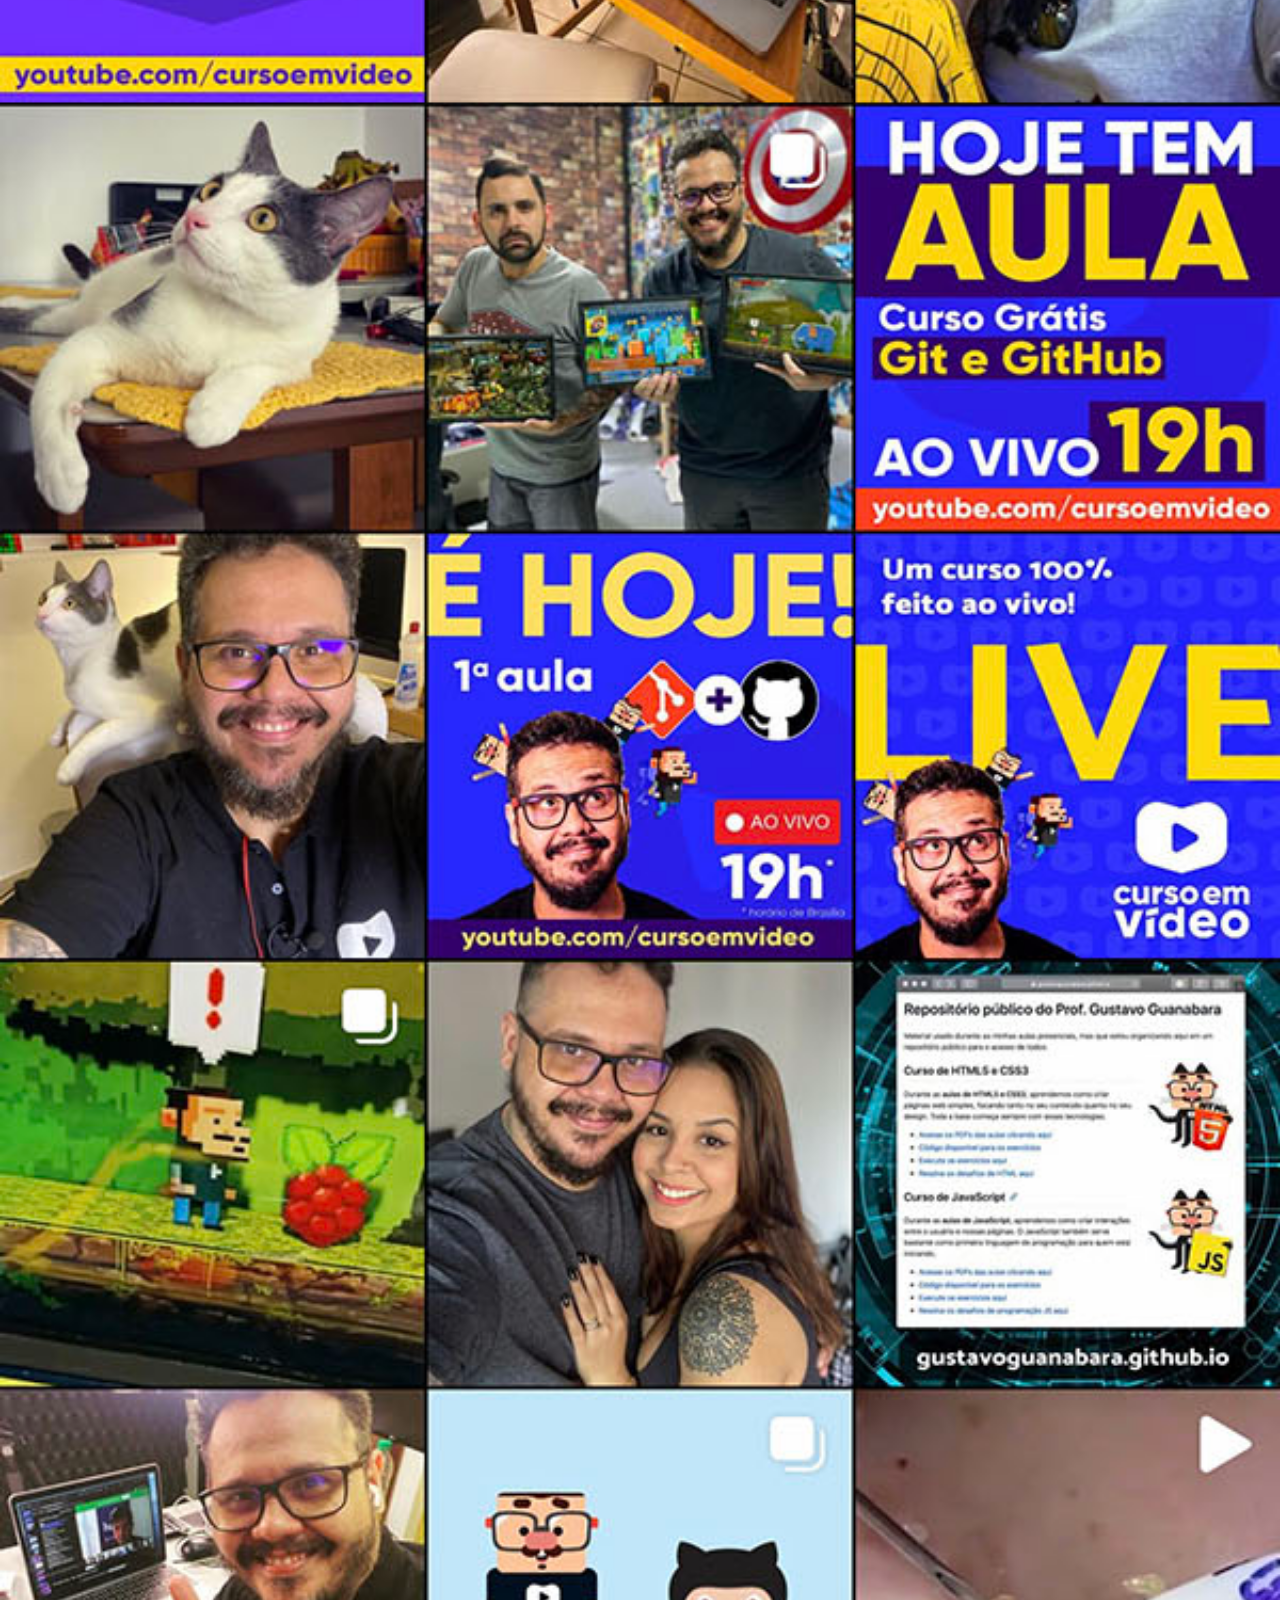
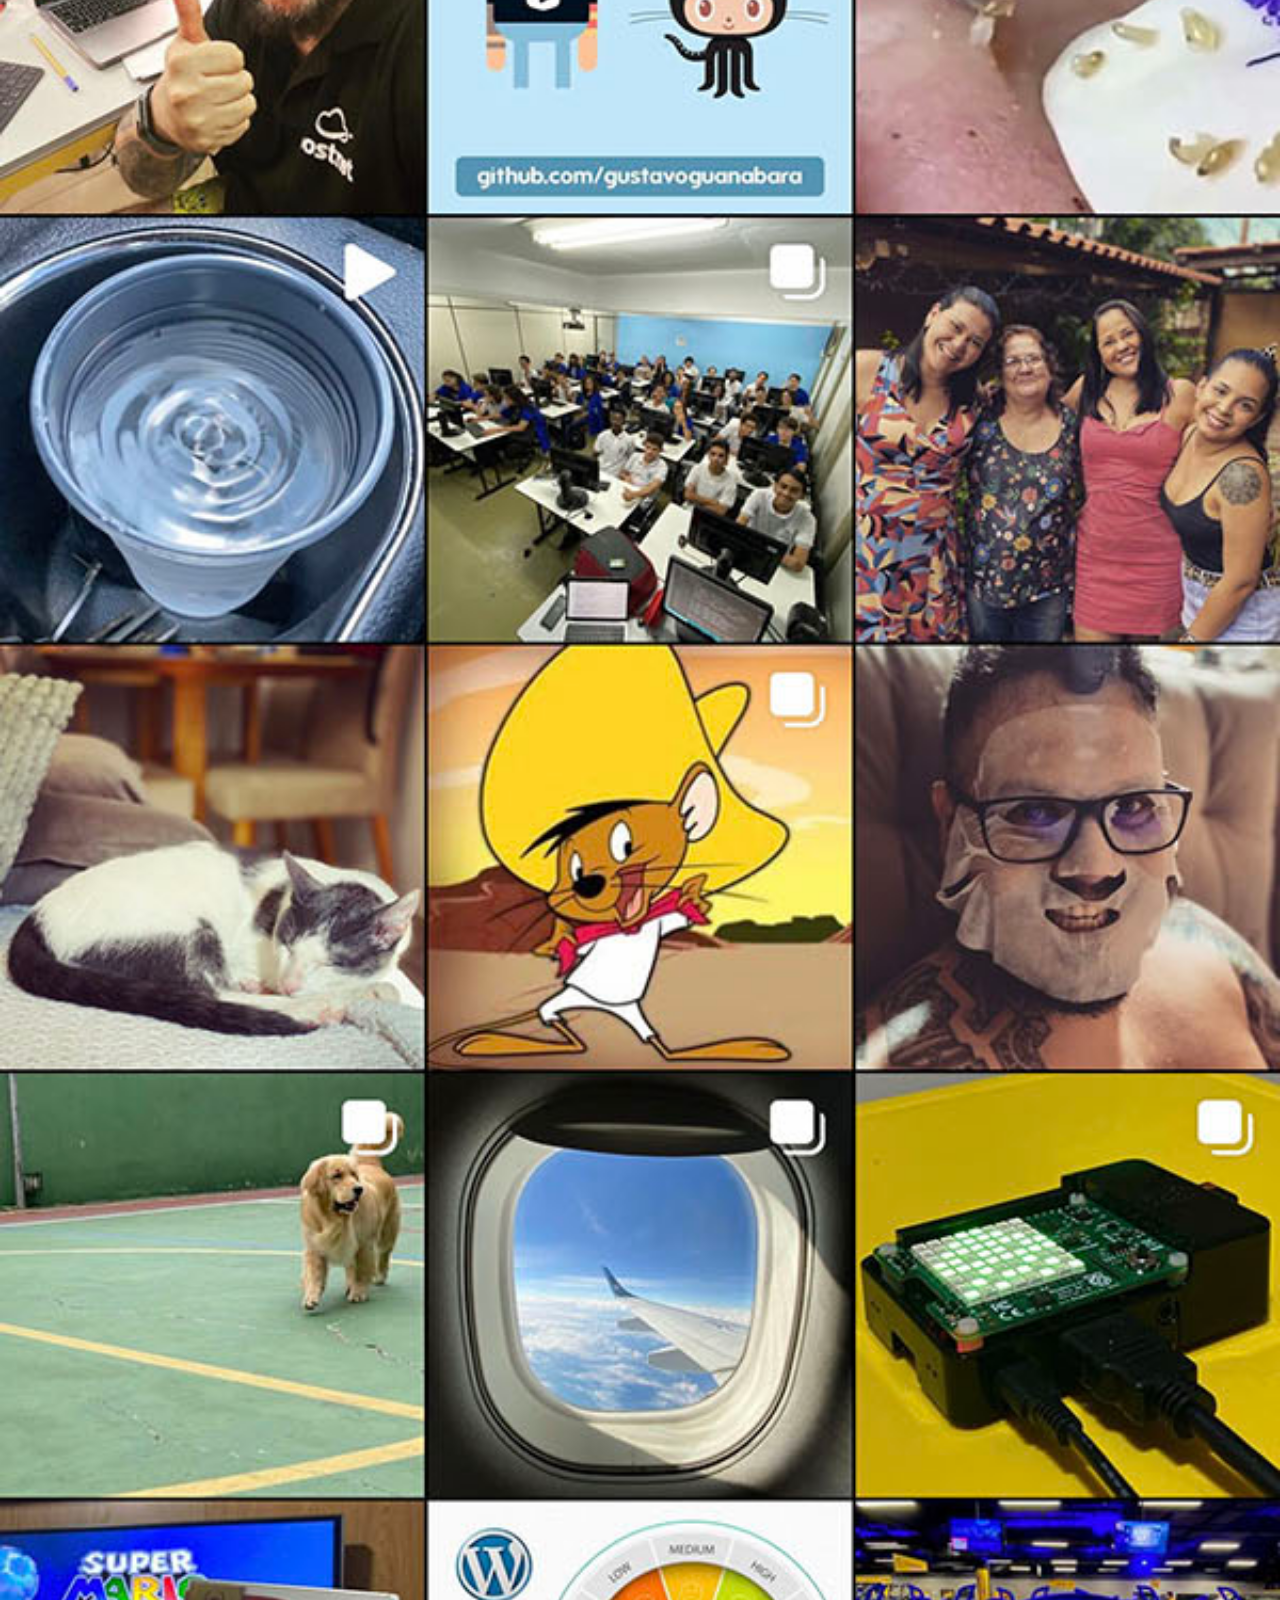
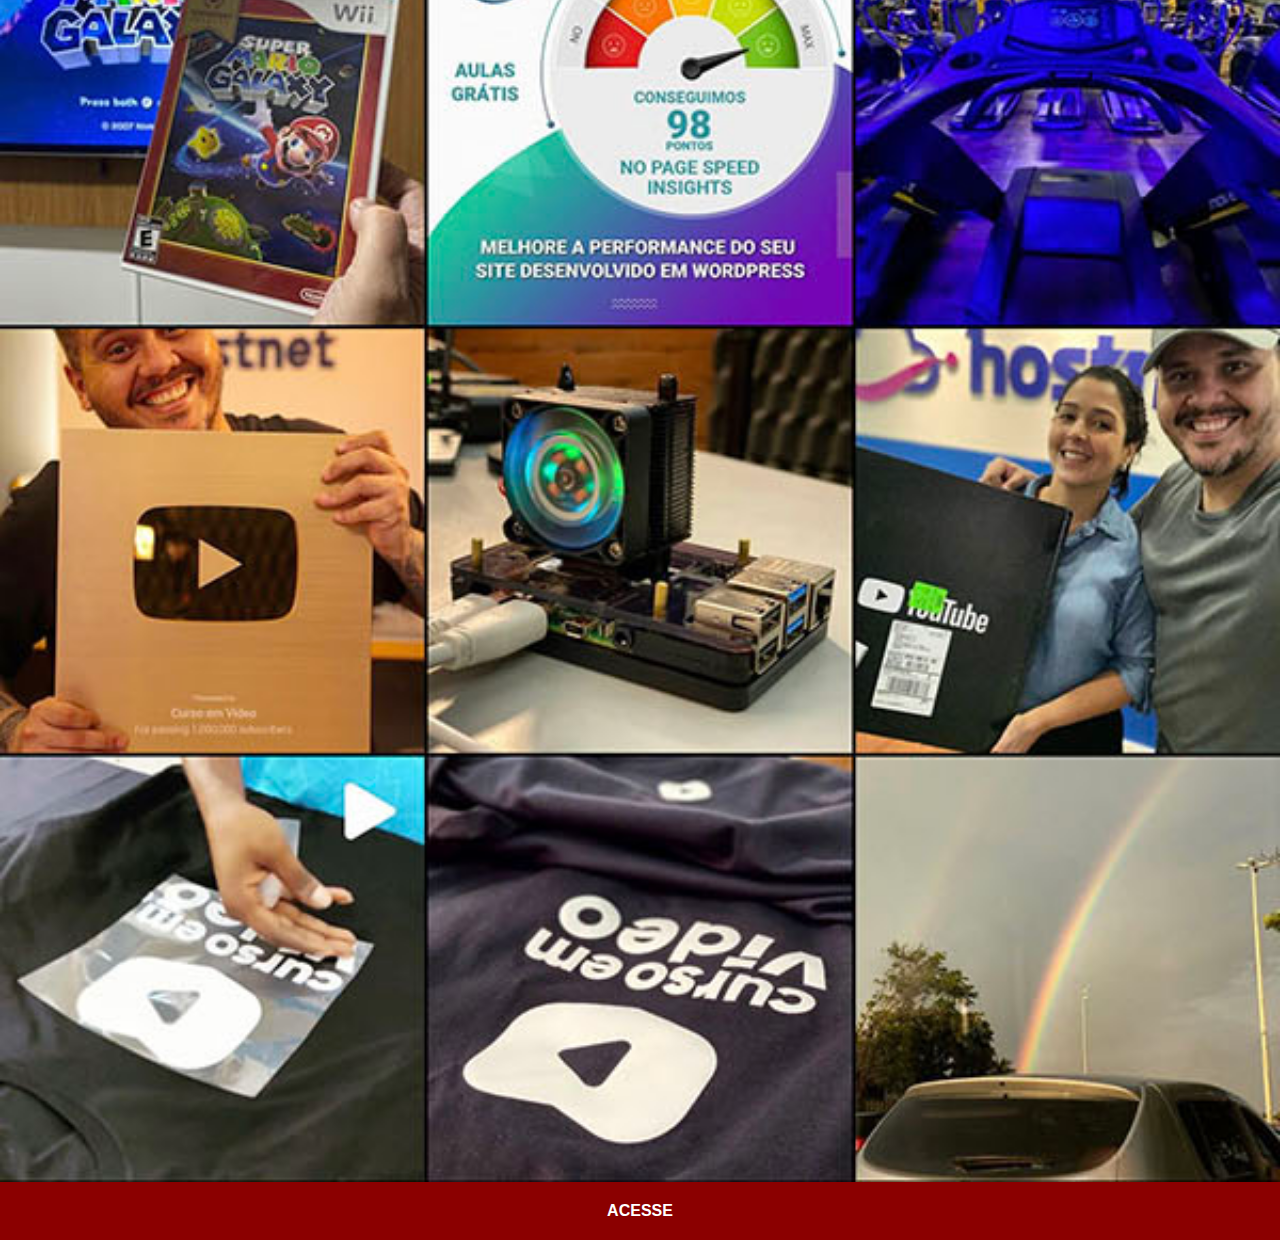
<file: instagram.html>
<!DOCTYPE html>
<html lang="pt-br">
<head>
    <meta charset="UTF-8">
    <meta name="viewport" content="width=device-width, initial-scale=1.0">
    <title>Instagram</title>
    <link rel="stylesheet" href="estilos/social.css">
</head>
<body>
    <img src="imagens/tela-instagram.jpg" alt="Instagram">  
    <a href="https://www.instagram.com/gustavoguanabara/" target="_blank">ACESSE</a>
</body>
</html>
</file>
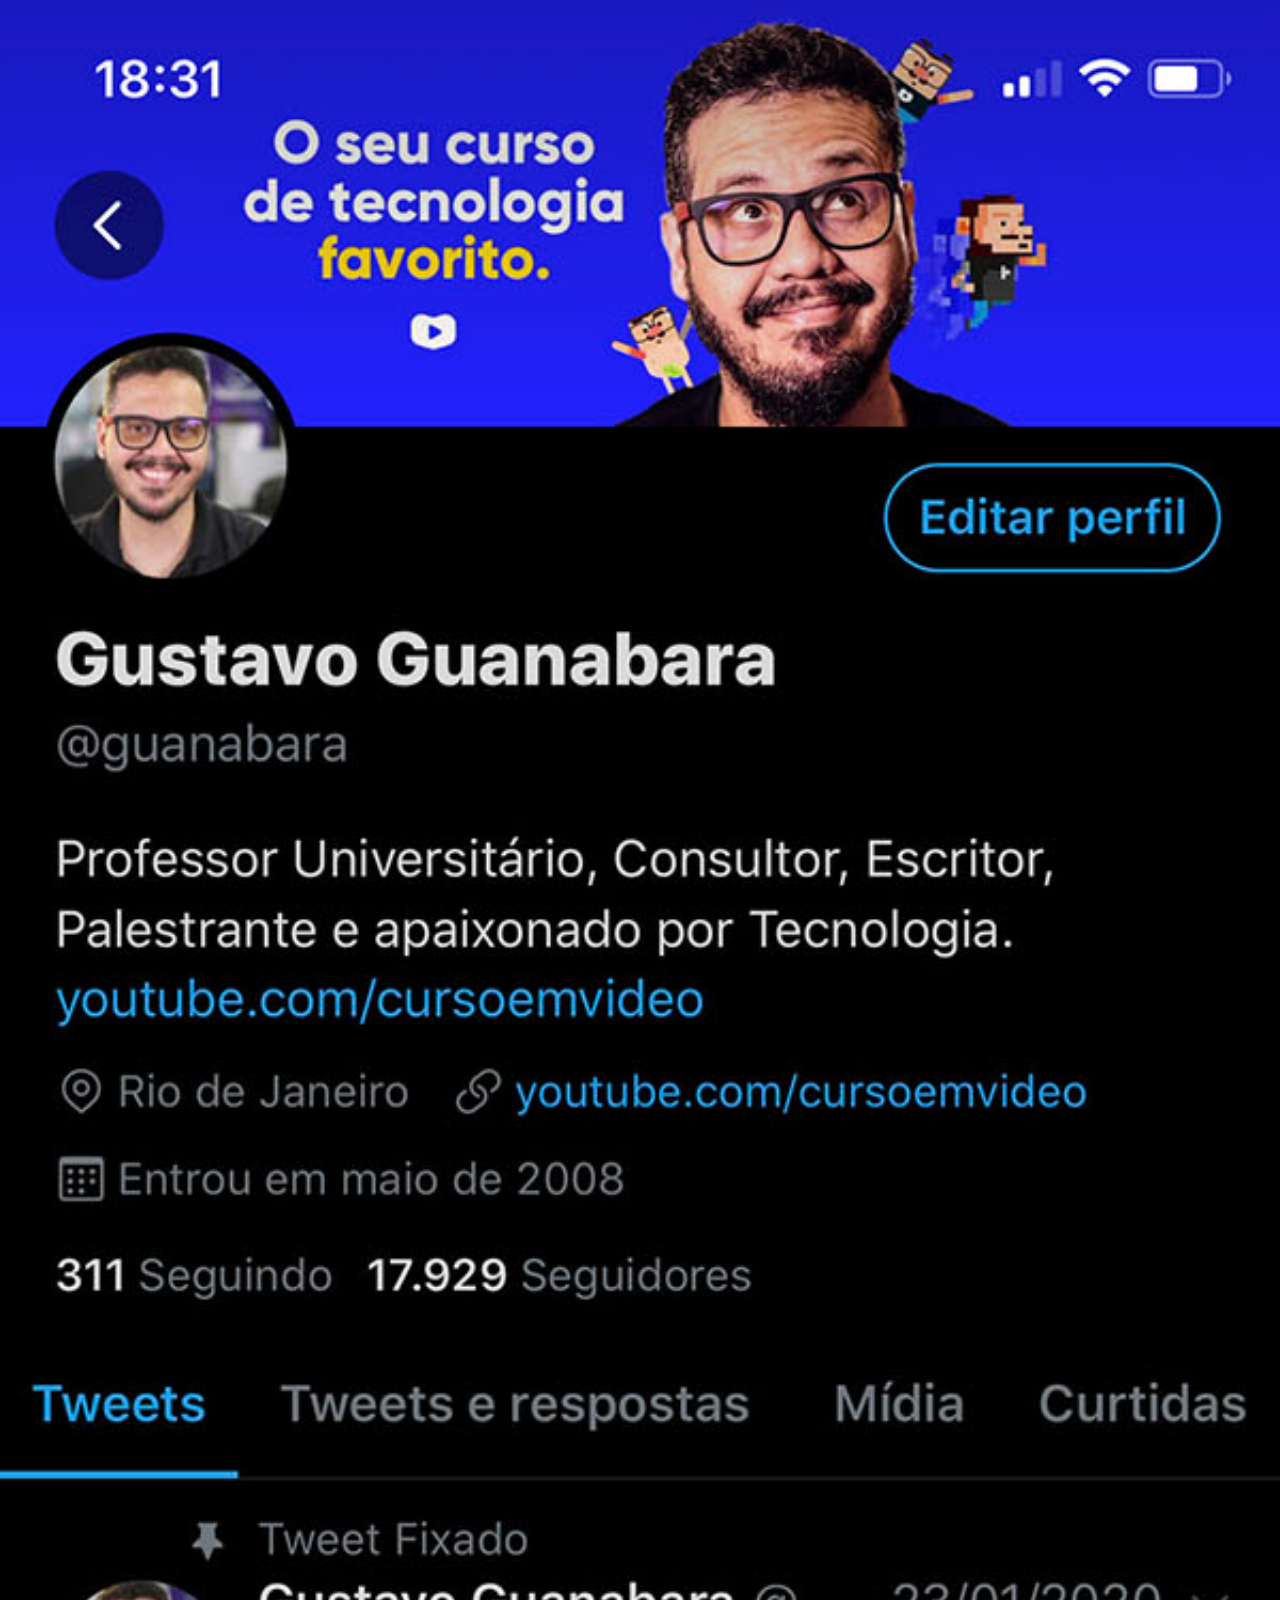
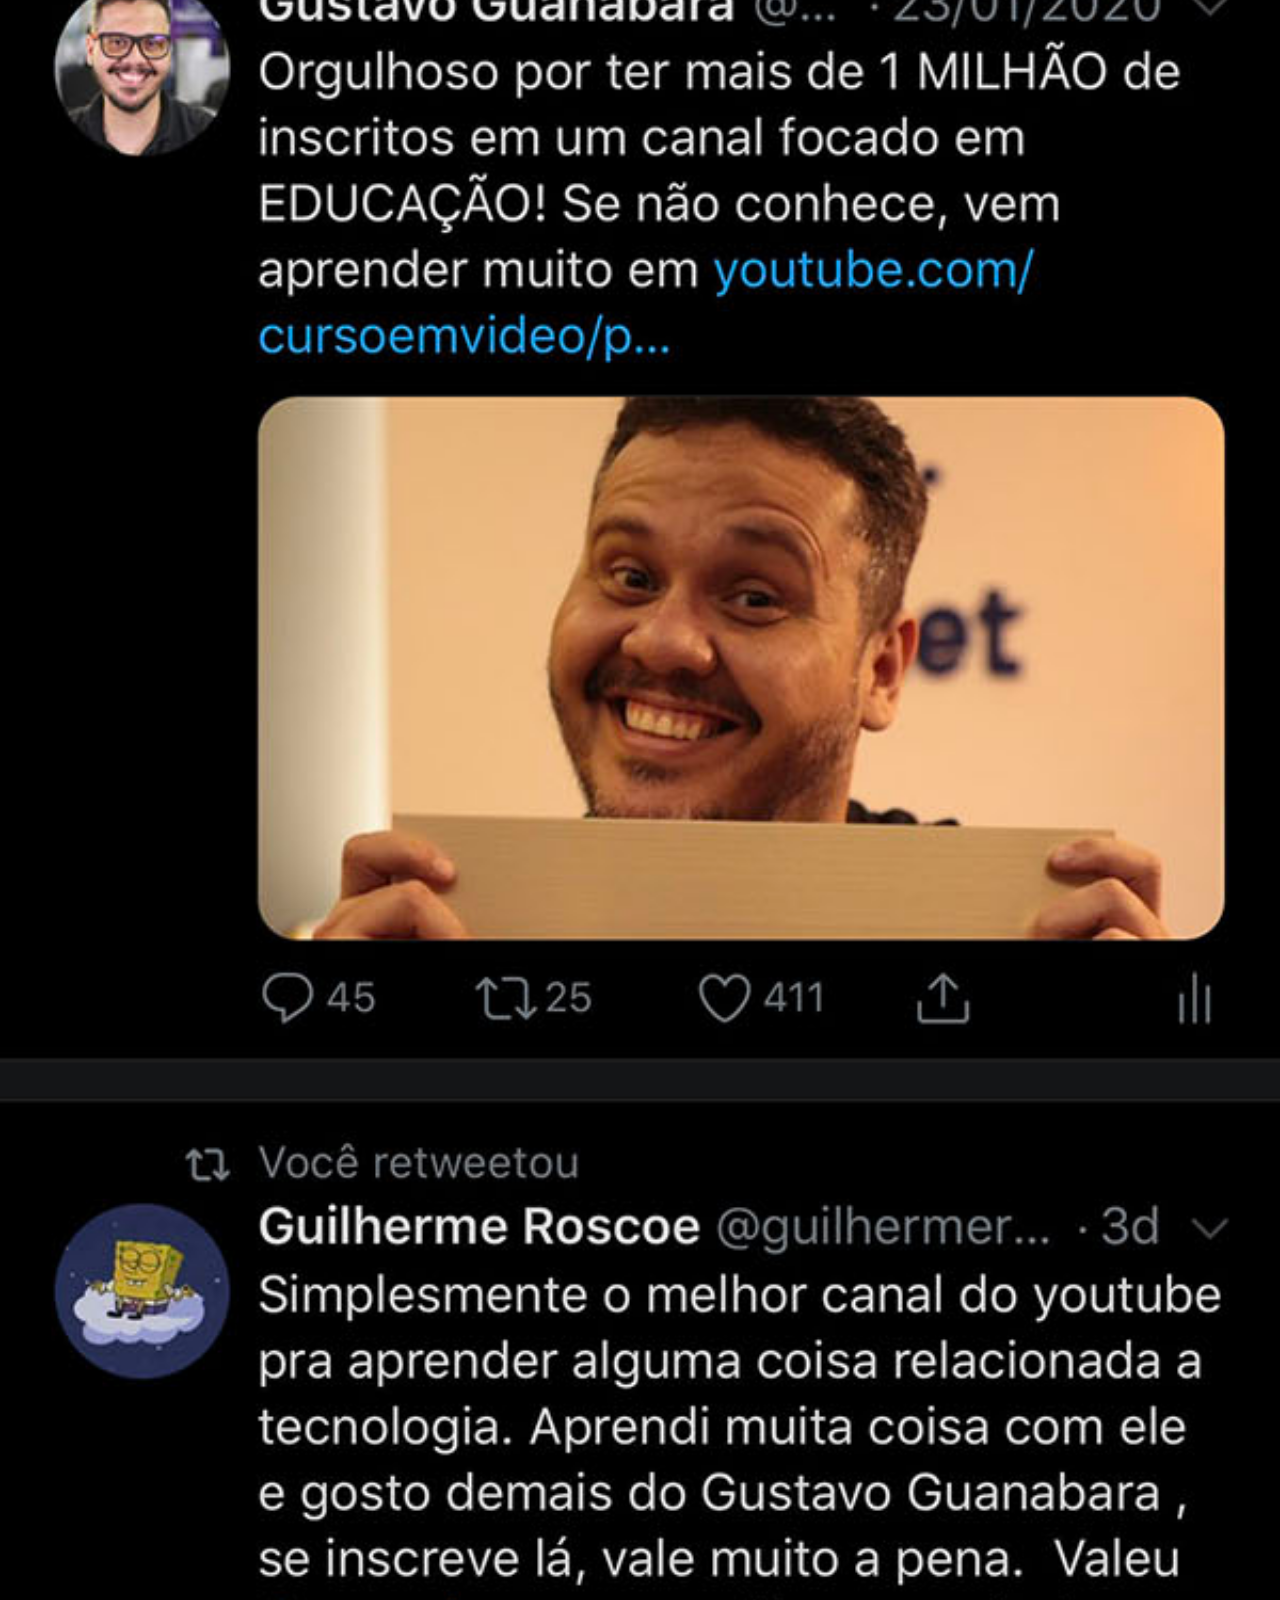
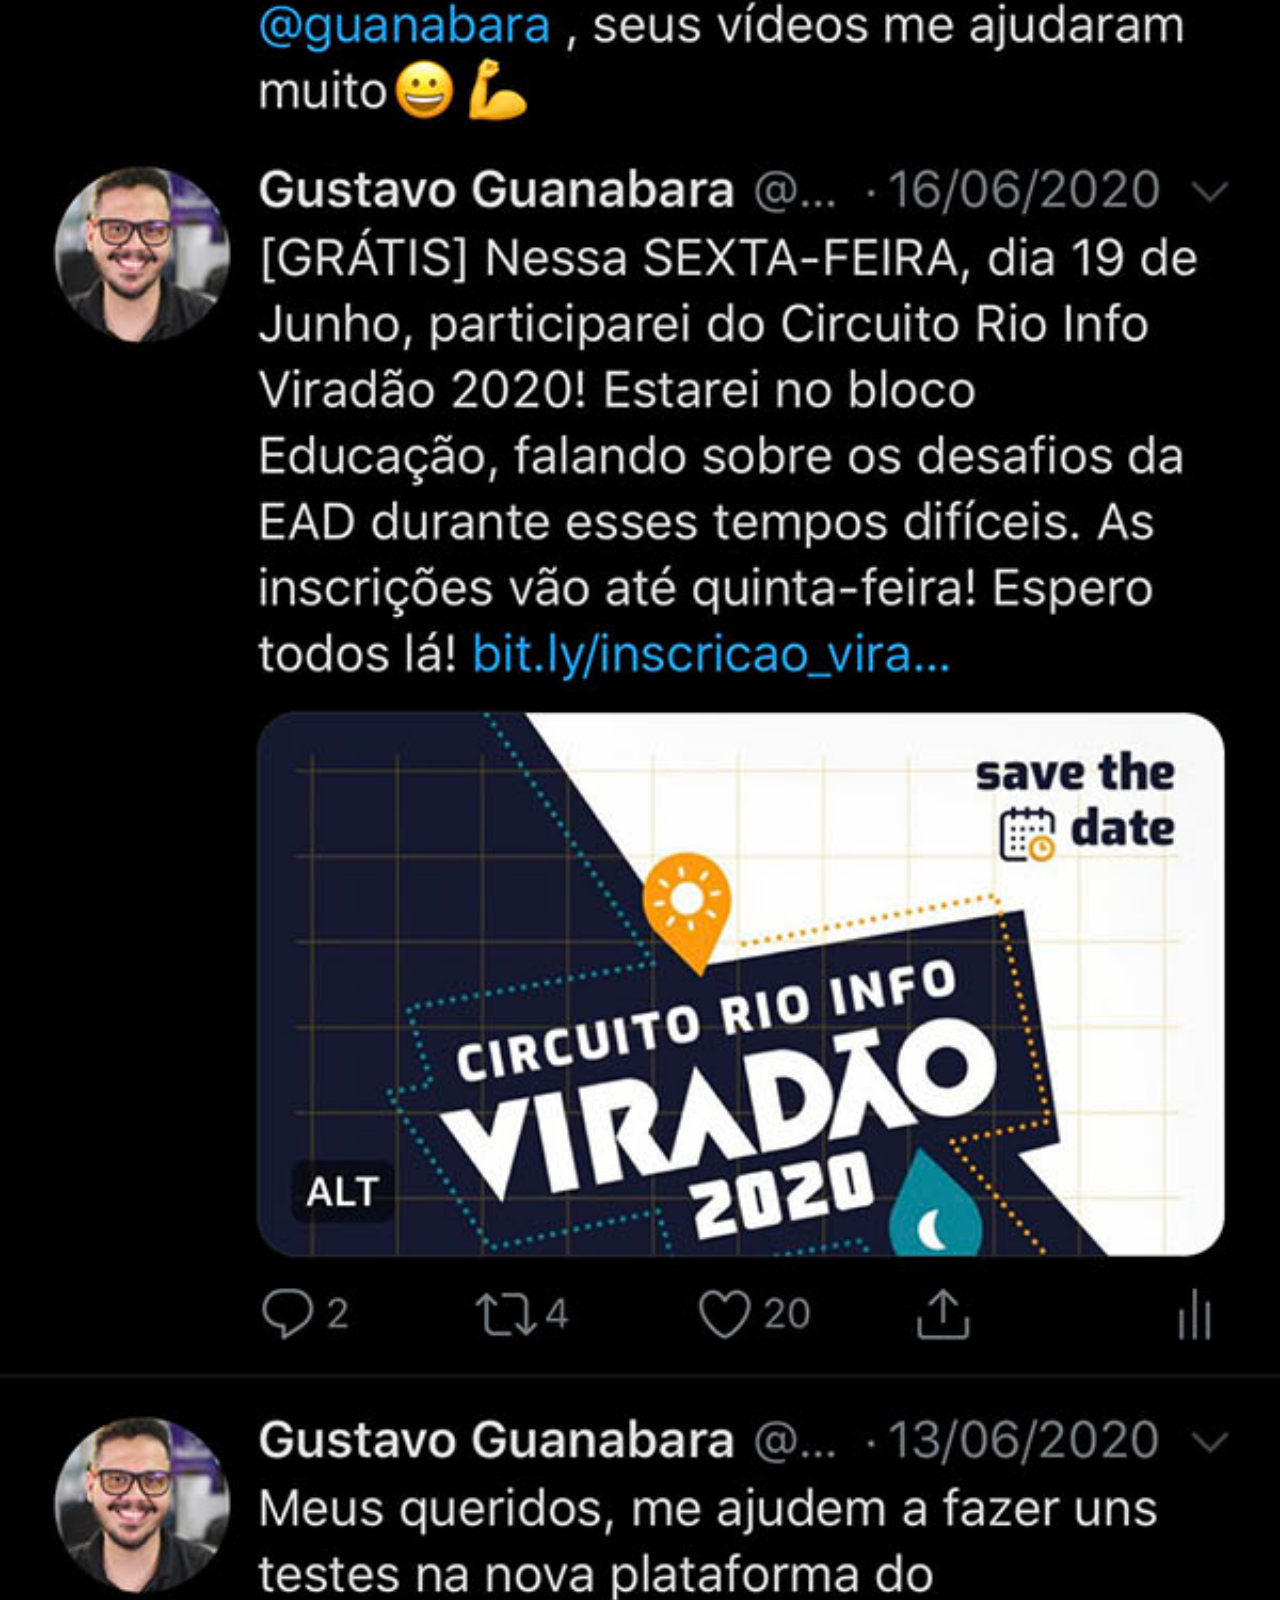
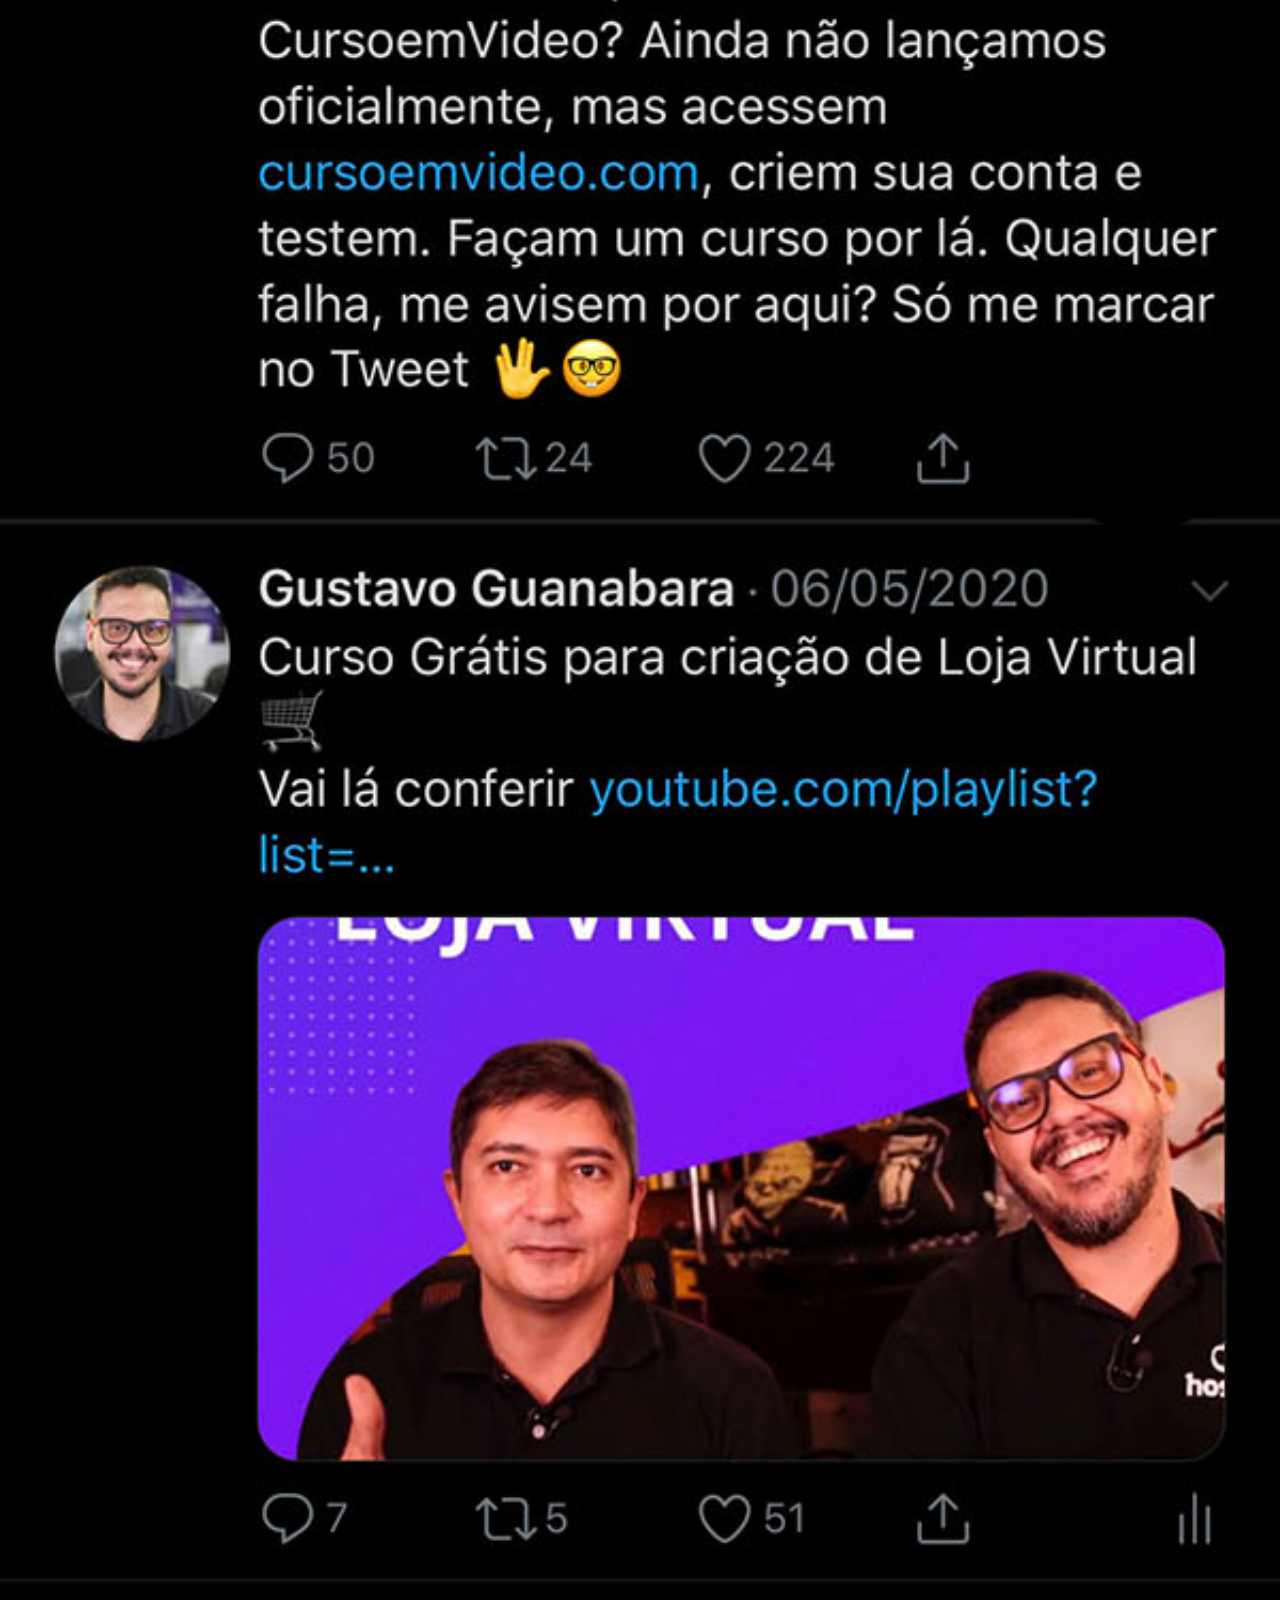
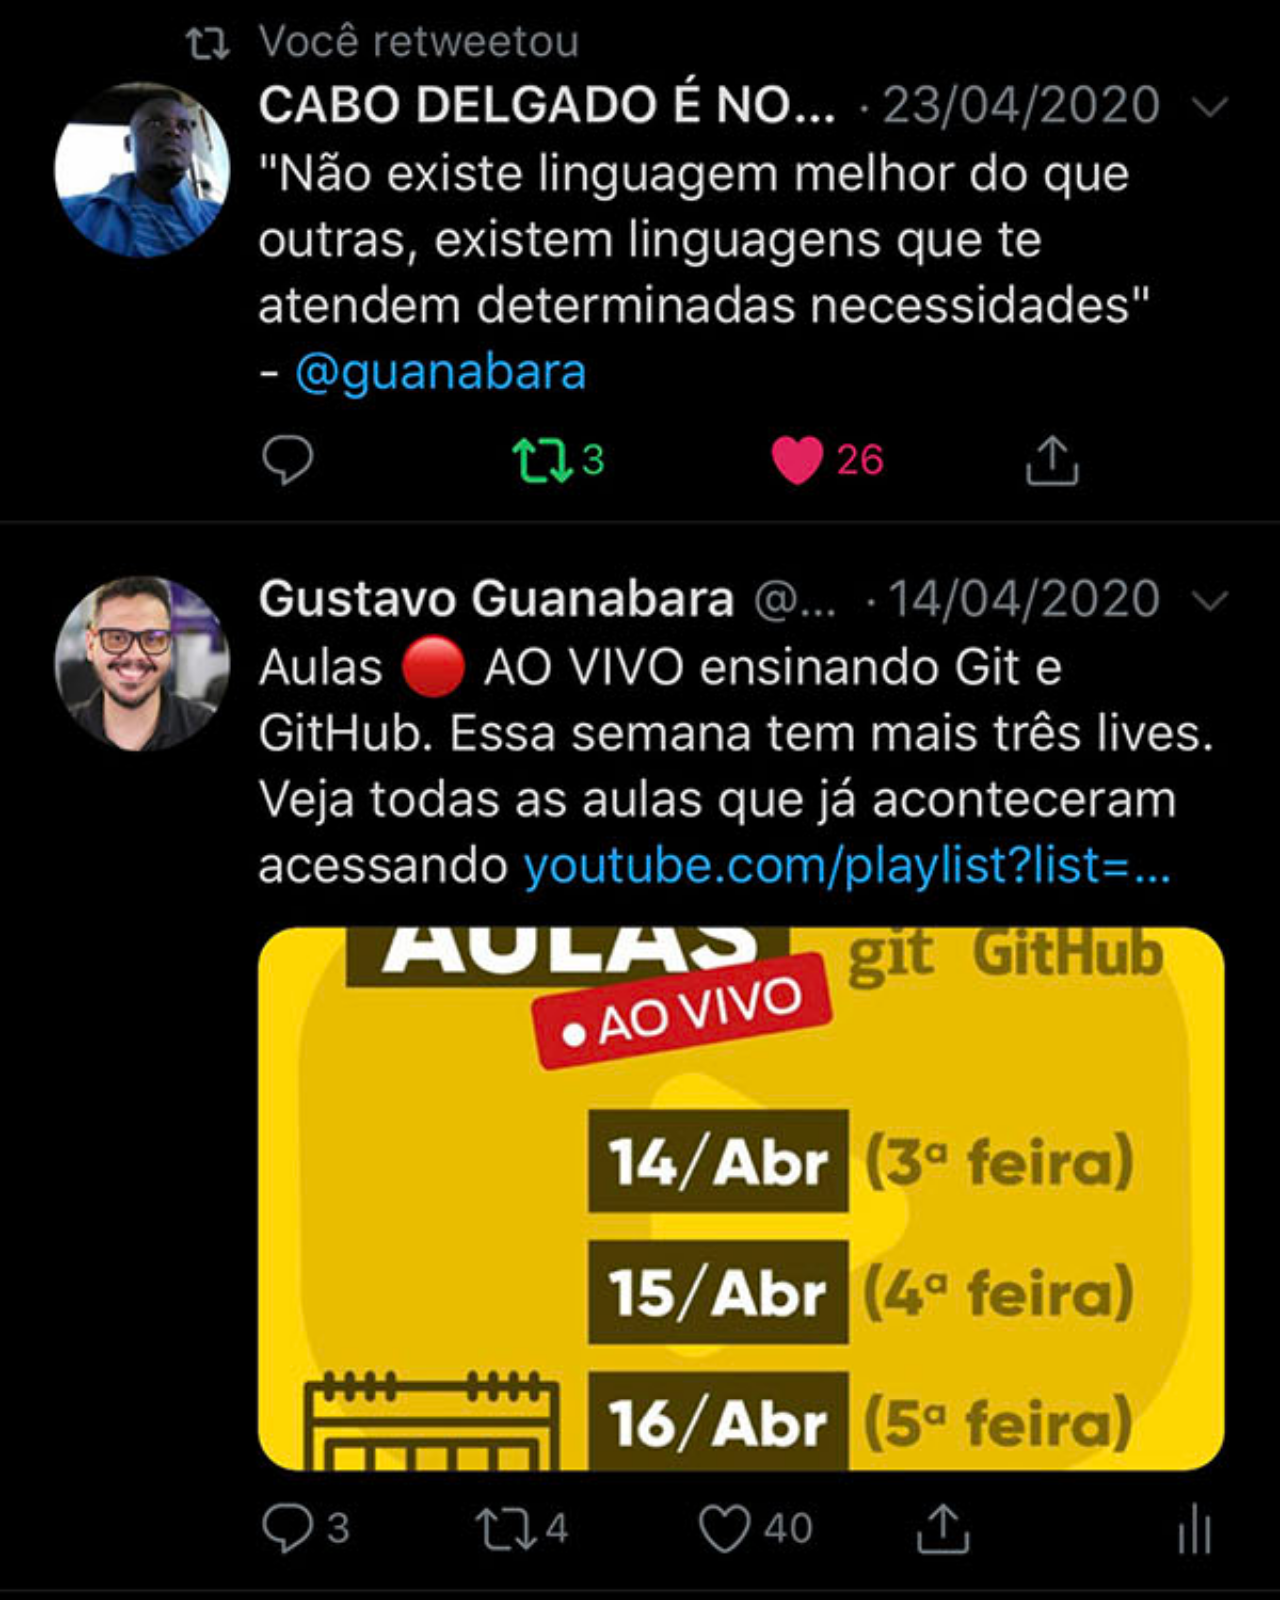
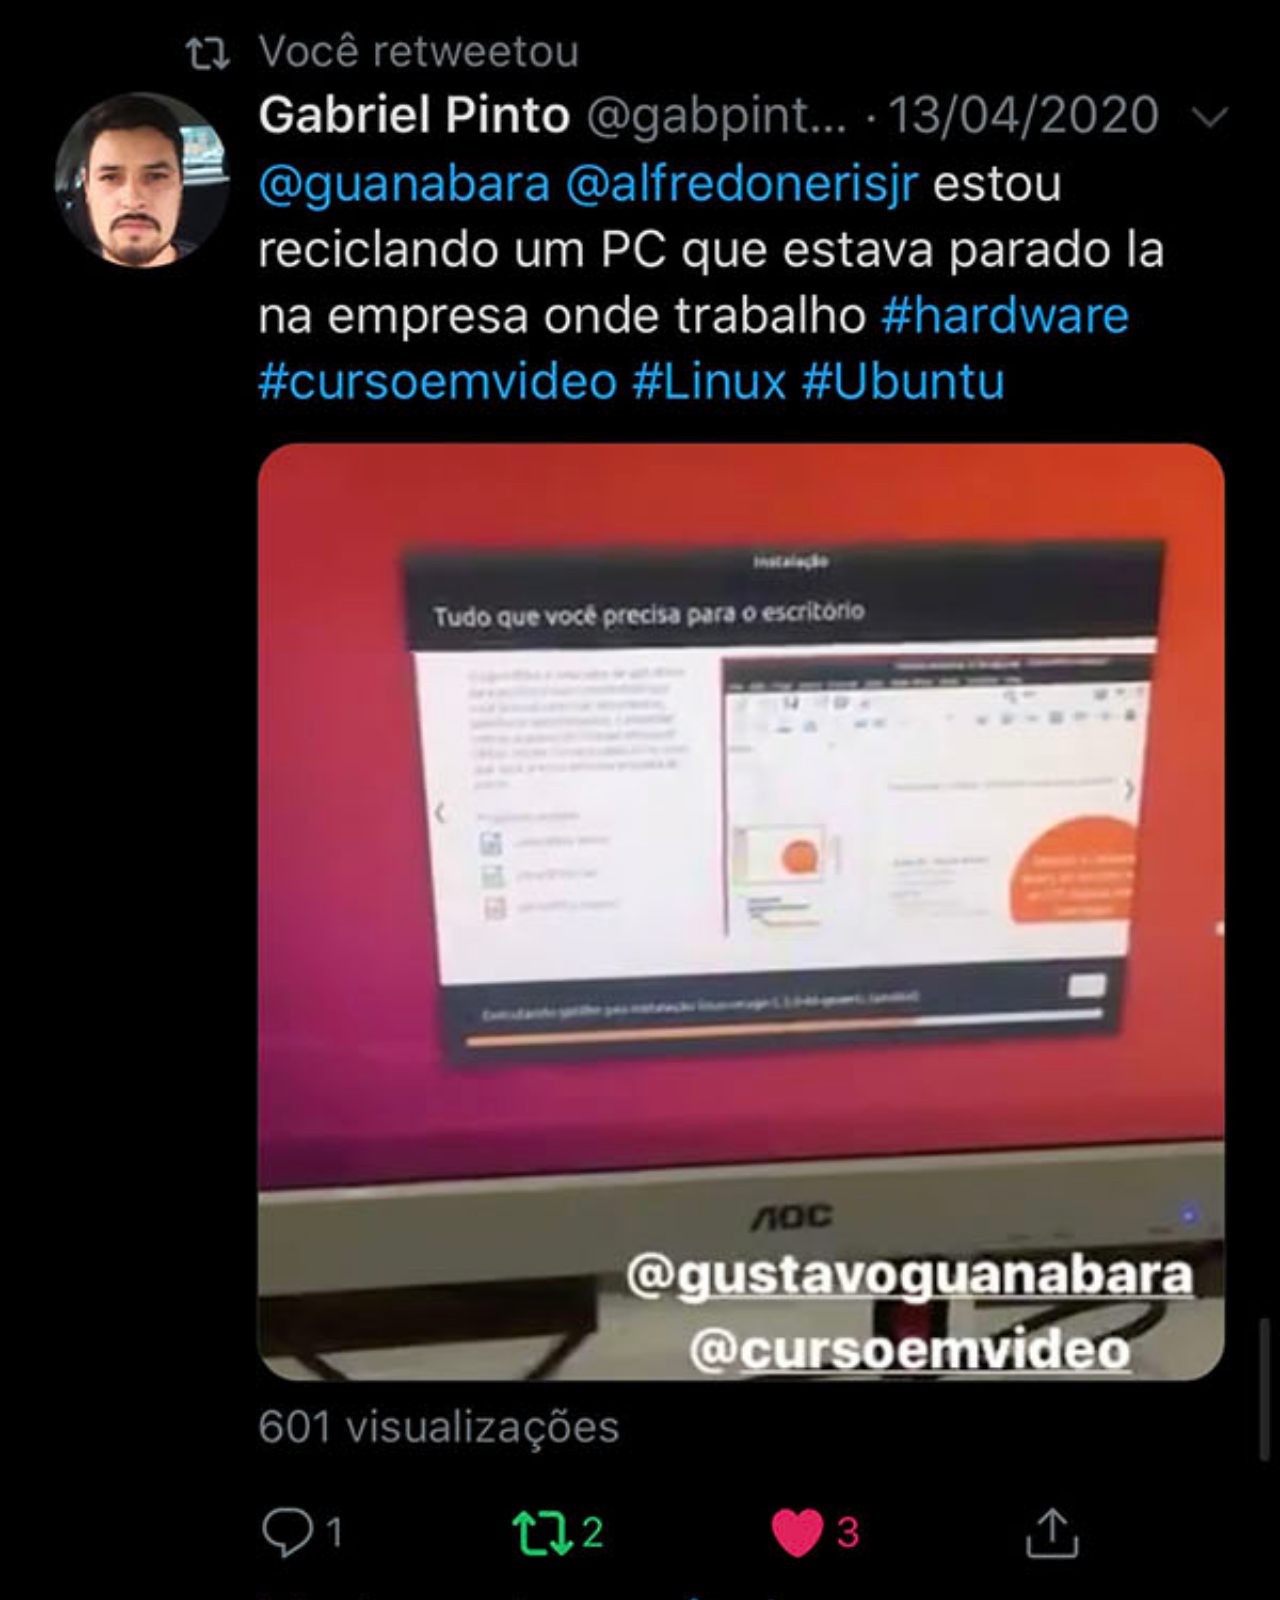
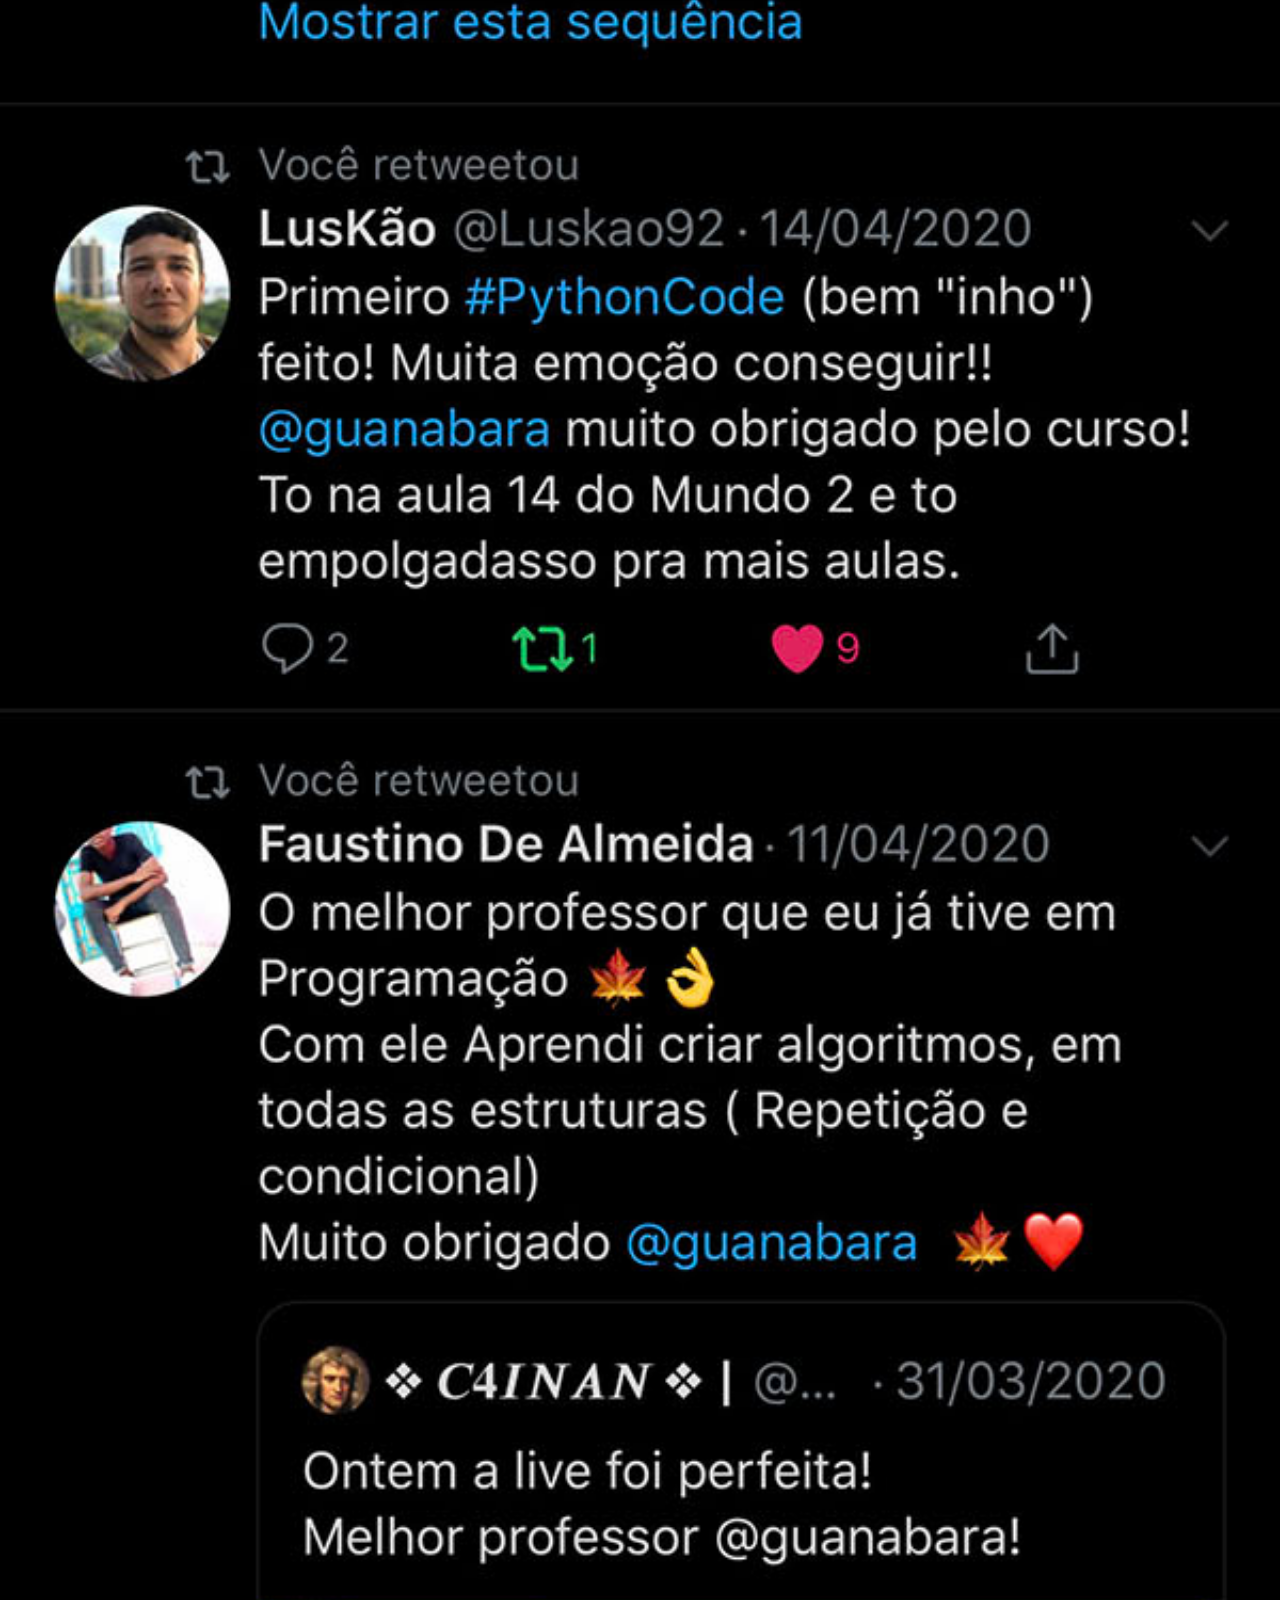
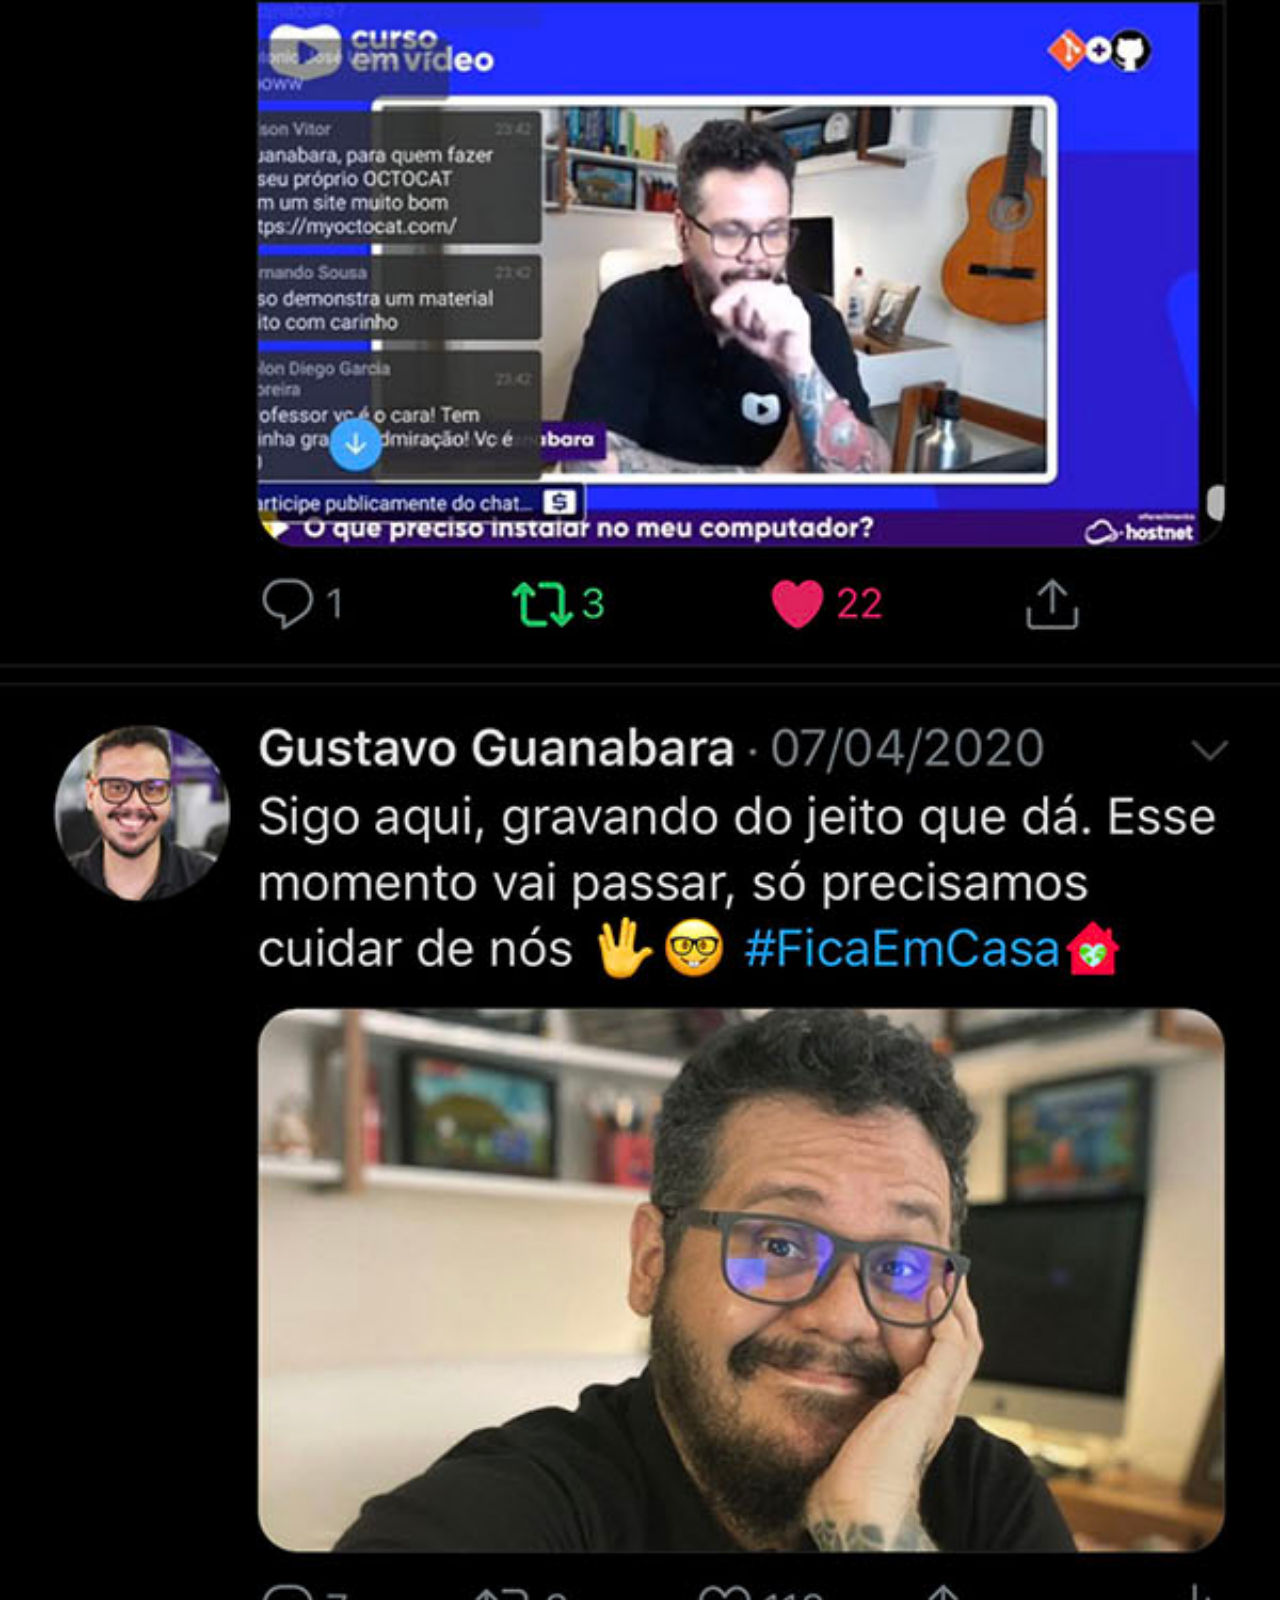
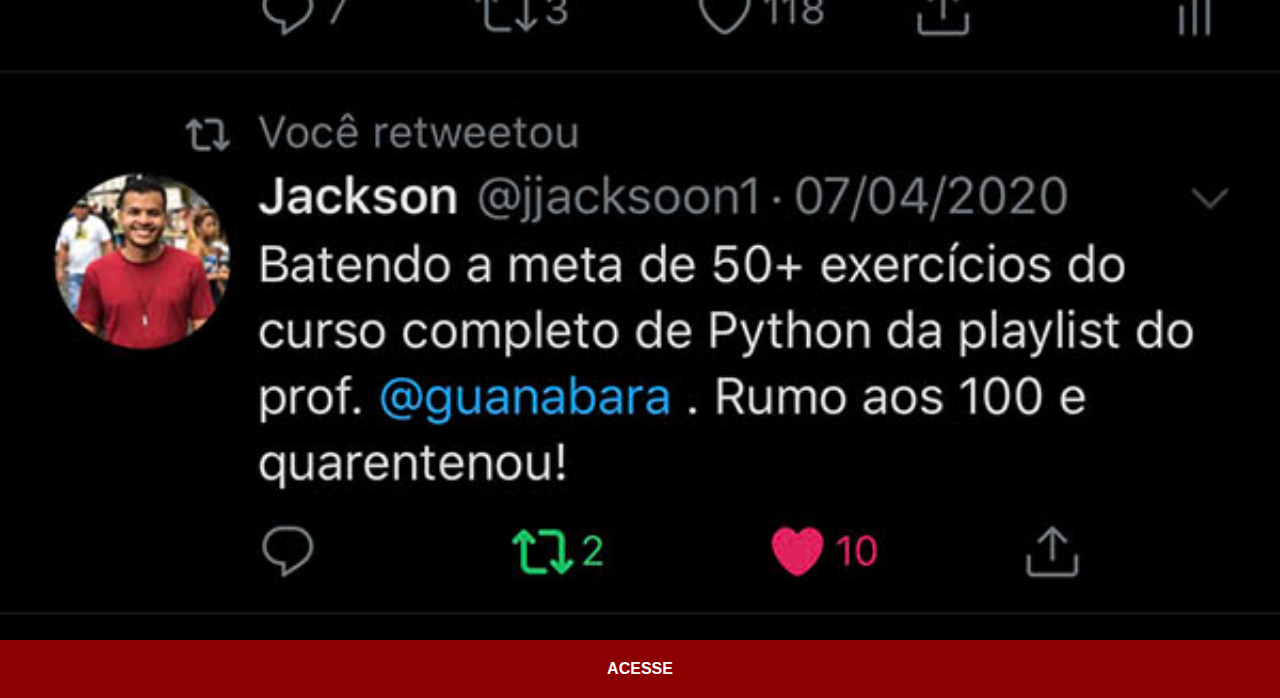
<file: twitter.html>
<!DOCTYPE html>
<html lang="pt-br">
<head>
    <meta charset="UTF-8">
    <meta name="viewport" content="width=device-width, initial-scale=1.0">
    <title>Twitter</title>
    <link rel="stylesheet" href="estilos/social.css">
</head>
<body>
    <img src="imagens/tela-twitter.jpg" alt="Twitter">  
    <a href="https://twitter.com/guanabara?ref_src=twsrc%5Egoogle%7Ctwcamp%5Eserp%7Ctwgr%5Eauthor">ACESSE</a>
</body>
</html>
</file>
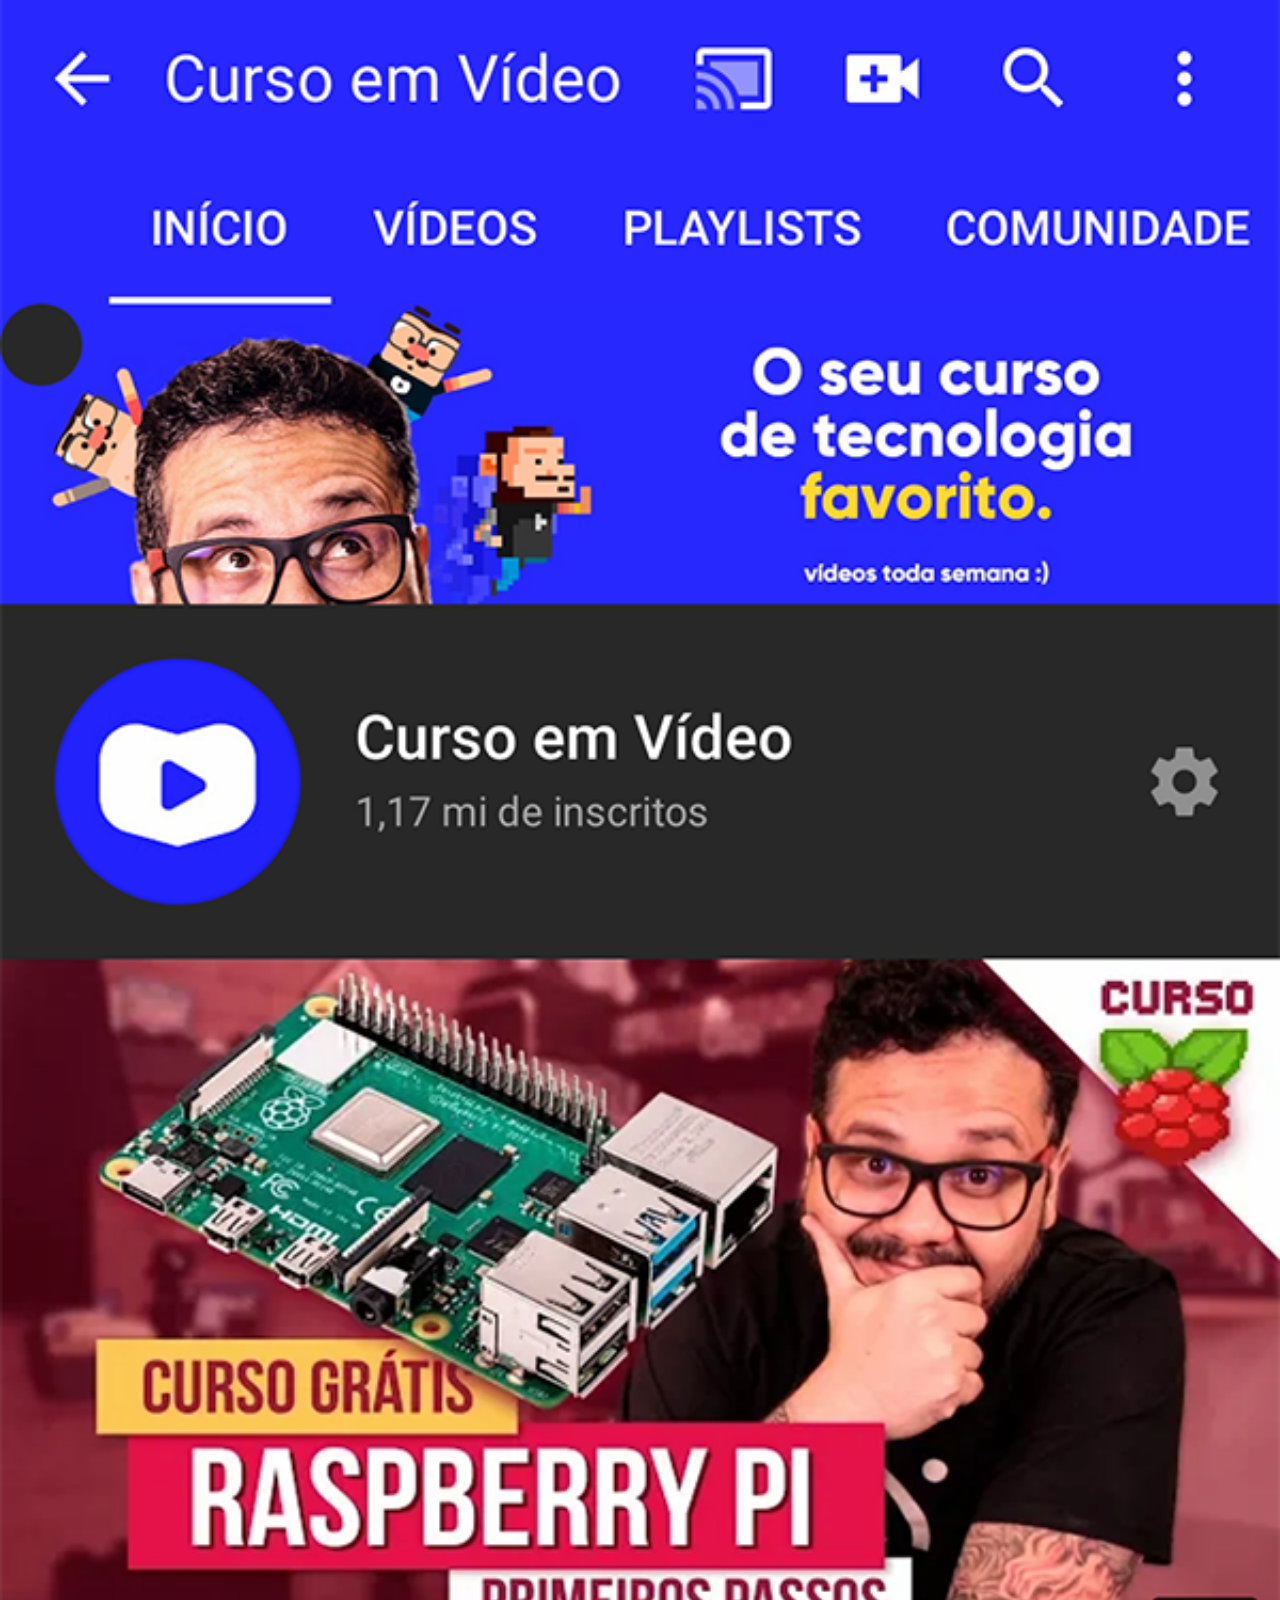
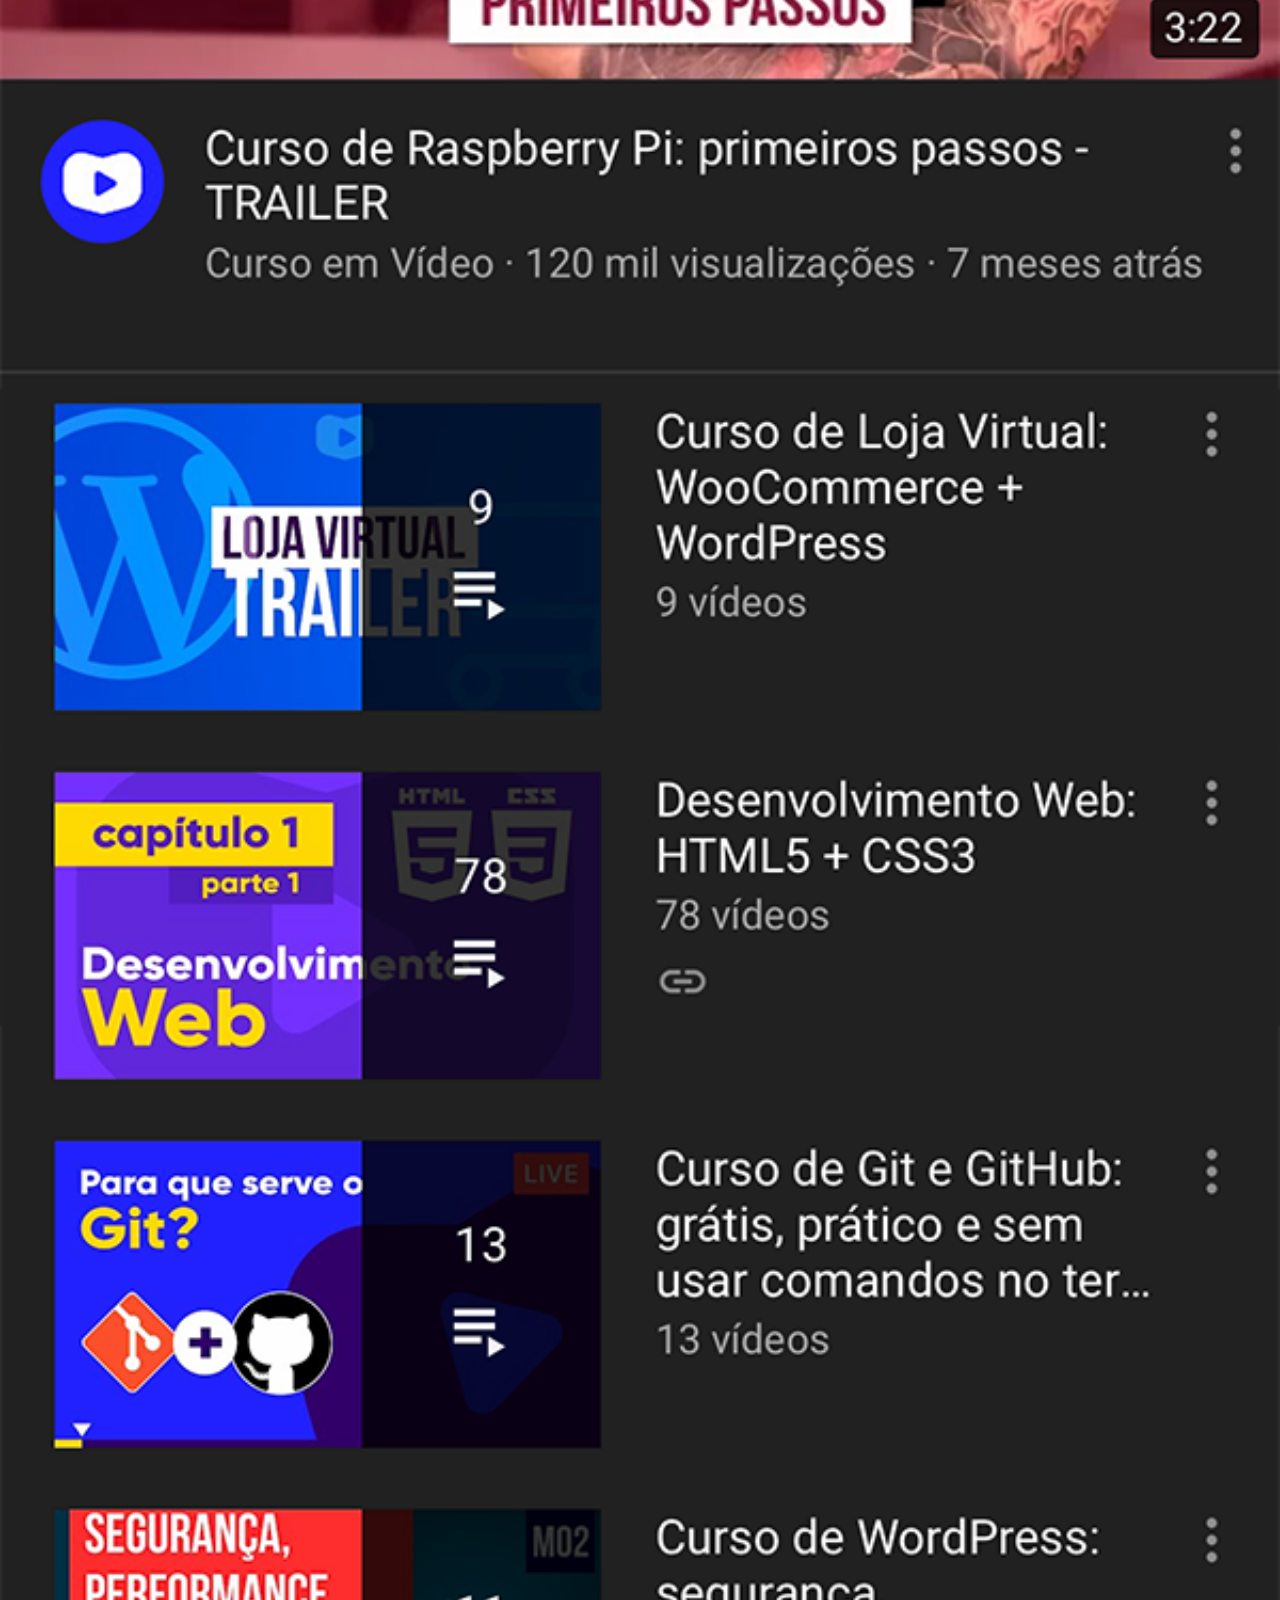
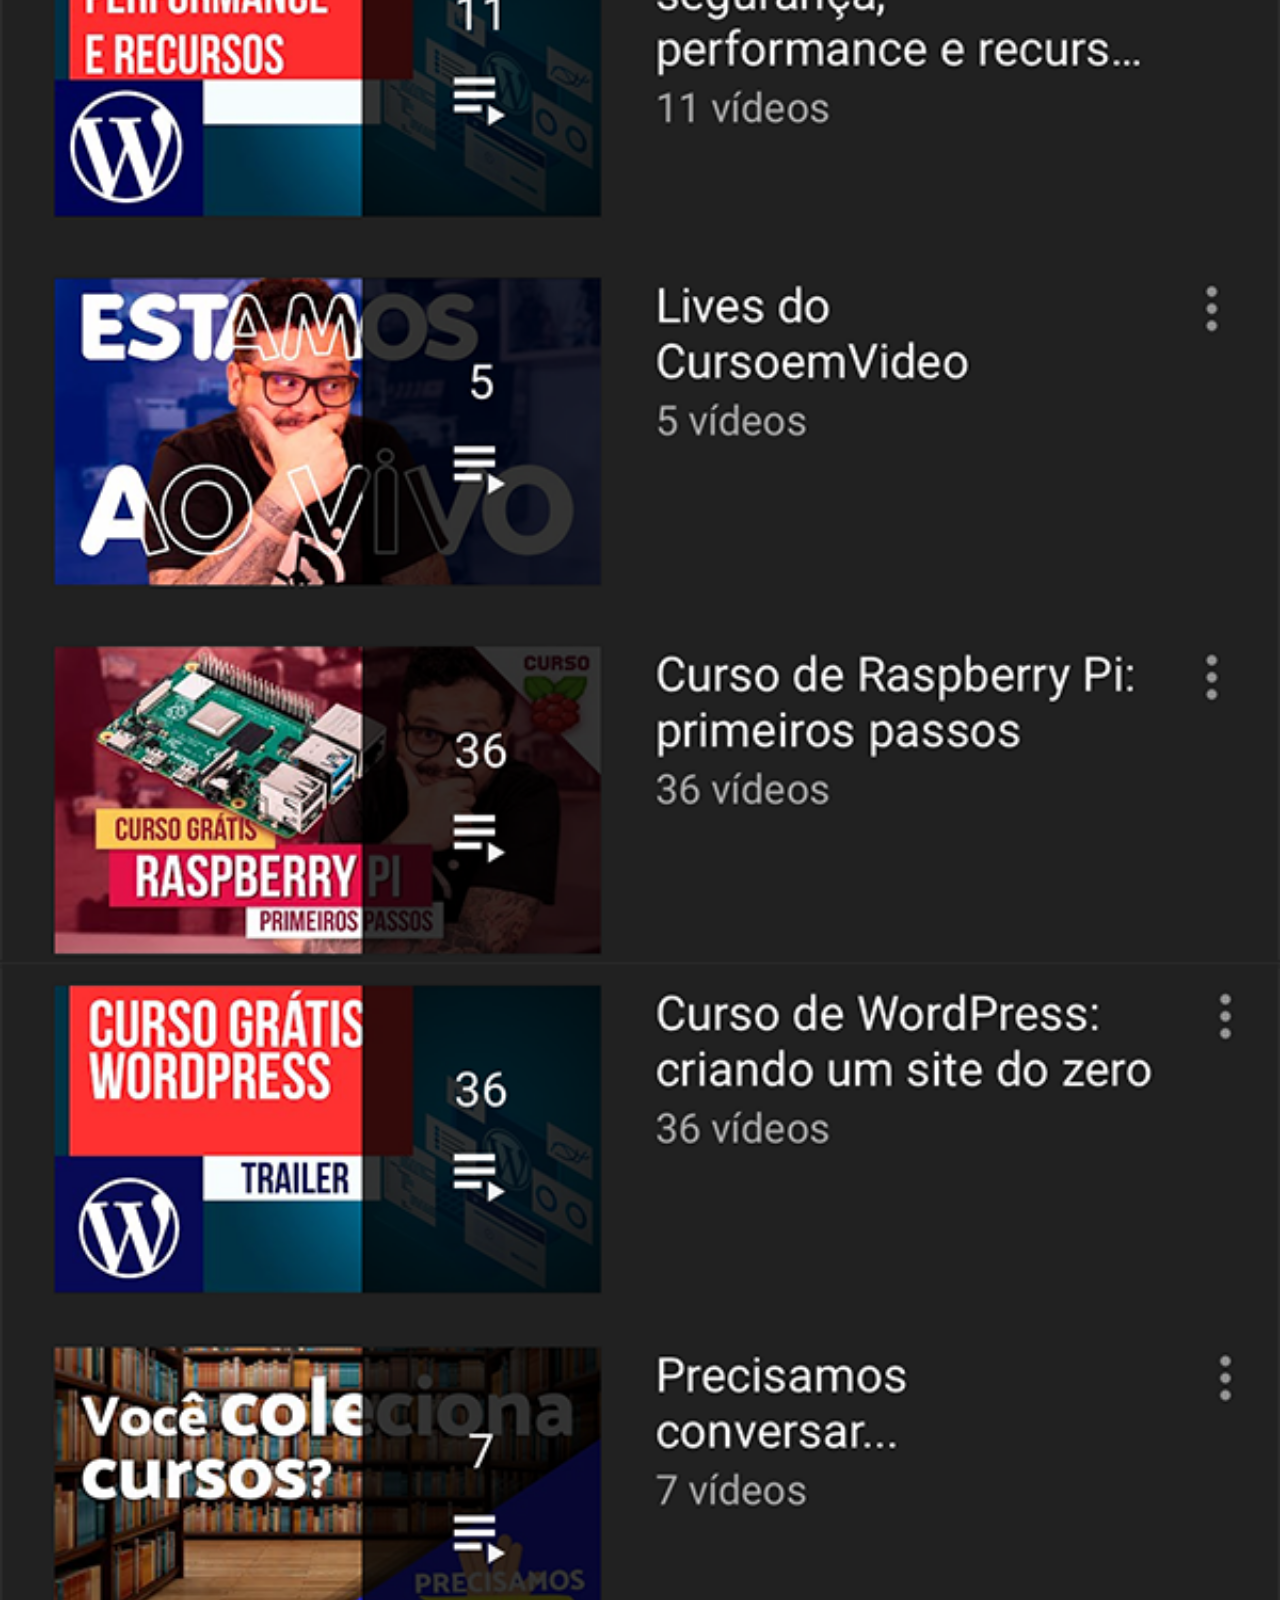
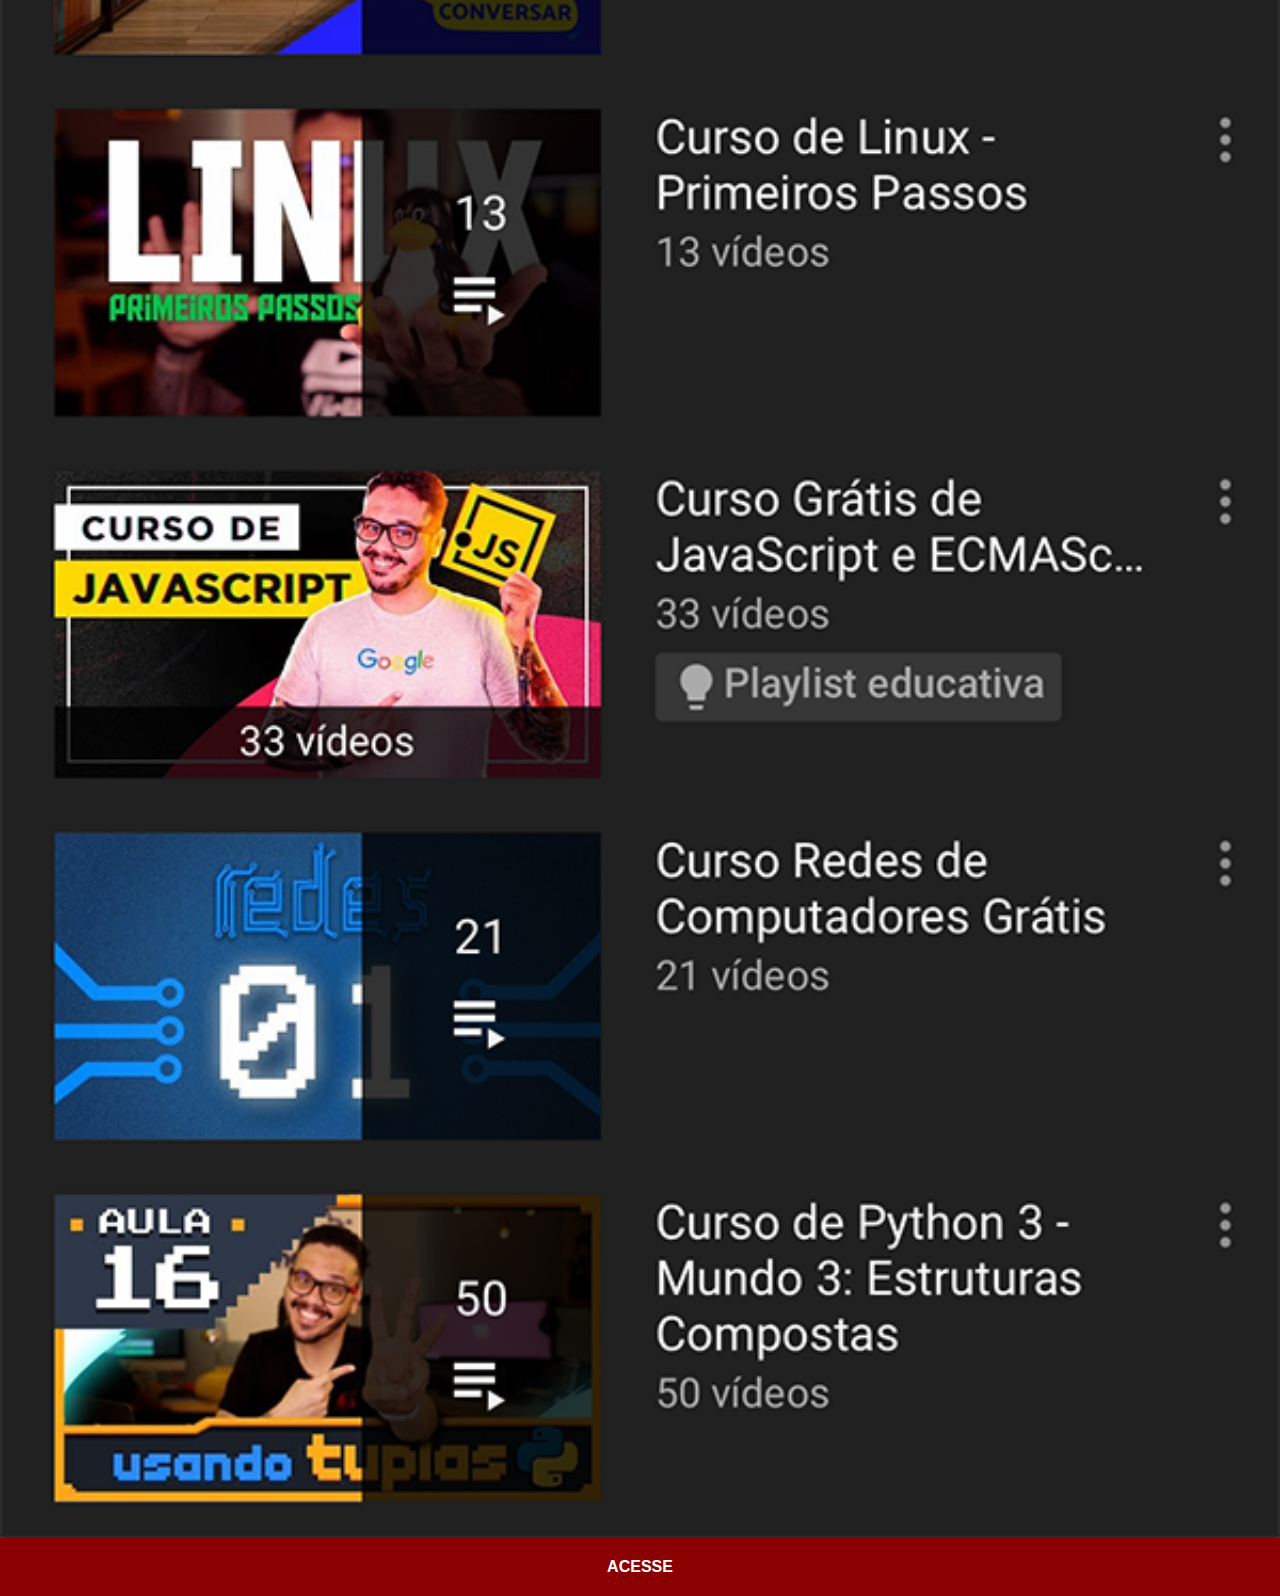
<file: youtube.html>
<!DOCTYPE html>
<html lang="pt-br">
<head>
    <meta charset="UTF-8">
    <meta name="viewport" content="width=device-width, initial-scale=1.0">
    <title>YouTube</title>
    <link rel="stylesheet" href="estilos/social.css">

</head>
<body>
    <img src="imagens/tela-youtube.png" alt="YouTube">
    <a href="https://www.youtube.com/@CursoemVideo/playlists" target="_blank">ACESSE</a>
</body>
</html>
</file>
<file: estilos/style.css>
@charset "UTF-8";

*{
    margin: 0px;
    padding: 0px;
    font-family: Arial, Helvetica, sans-serif;
}
html, body{
    height: 100vh;
    width: 100vw;
    background-color: black;
}
body{
    background: url('../imagens/fundo-madeira.jpg') no-repeat top center;
    background-size: cover;
    background-attachment: fixed;
}
main{
    position: relative;
    height: 100vh;
}
section#telefone{
    position: absolute;
    top: 50%;
    left: 50%;
    transform: translate(-50%, -50%);

    height: 619px;
    width: 311px;
    background: url('../imagens/frame-iphone.png') no-repeat;
}
iframe#tela{
    position: relative;
    top: 80px;
    left: 22px;
    width: 267px;
    height: 471px;
}
section#redes-sociais{
    text-align: right;
}
section#redes-sociais img{
    width: 50px;
    margin: 10px;
    border-radius: 50%;
    box-shadow: 2px 2px 5px black;
    box-sizing: border-box;
}
section#redes-sociais img:hover{
    border: 2px solid rgba(255, 255, 255, 0.61);
    transform: translate(-3px, -3px);
    box-shadow: 5px 5px 10px black;
    transition: transform 0.5s;
}
</file>
<file: estilos/social.css>
@charset "UTF-8";

*{
    margin: 0px; 
    padding: 0px;
    font-family: Arial, Helvetica, sans-serif;
}
::-webkit-scrollbar{
    width: 0px;
    height: 0px;
}
img{
    width: 100vw;
}
a{
    display: block;
    background-color: darkred;
    color: white;
    padding: 20px;
    margin: -4px;
    text-align: center;
    font-weight: bolder;
    text-decoration: none;
}
a:hover{
    background-color: red;
}
</file>
